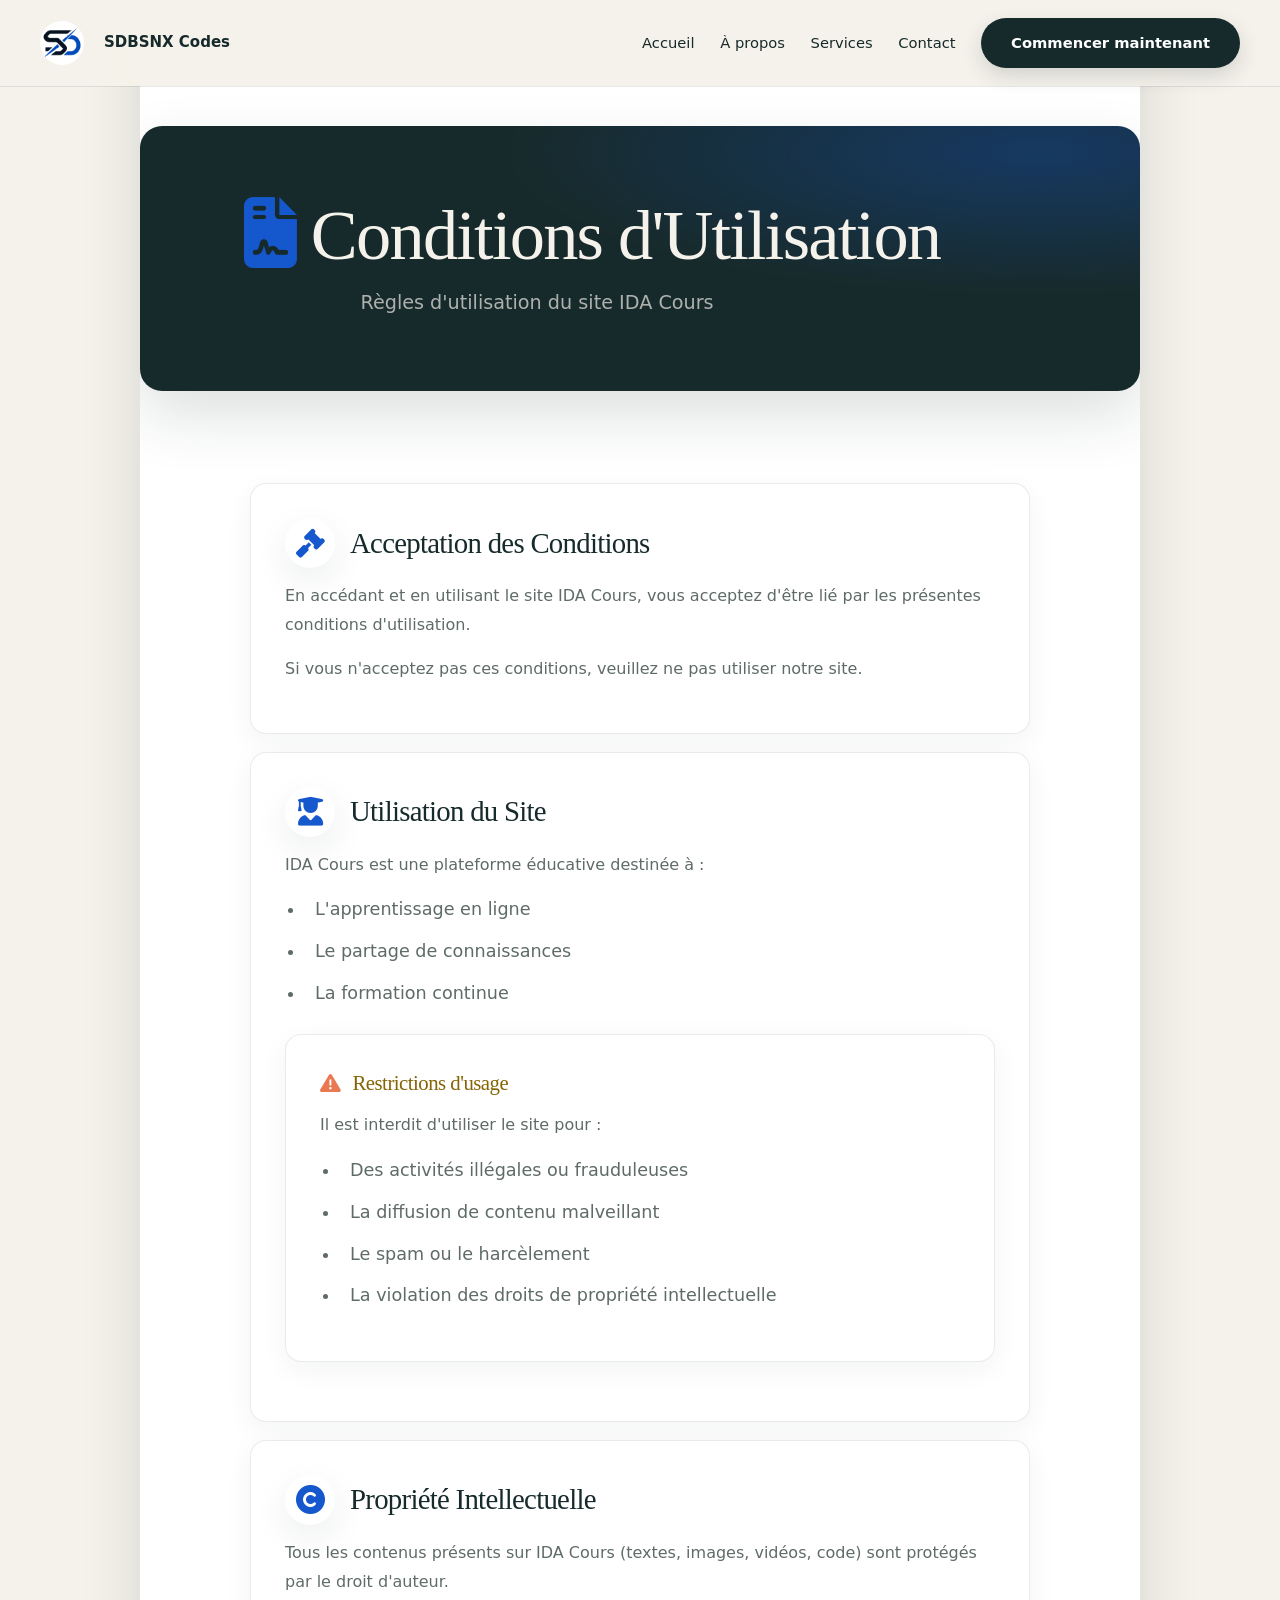
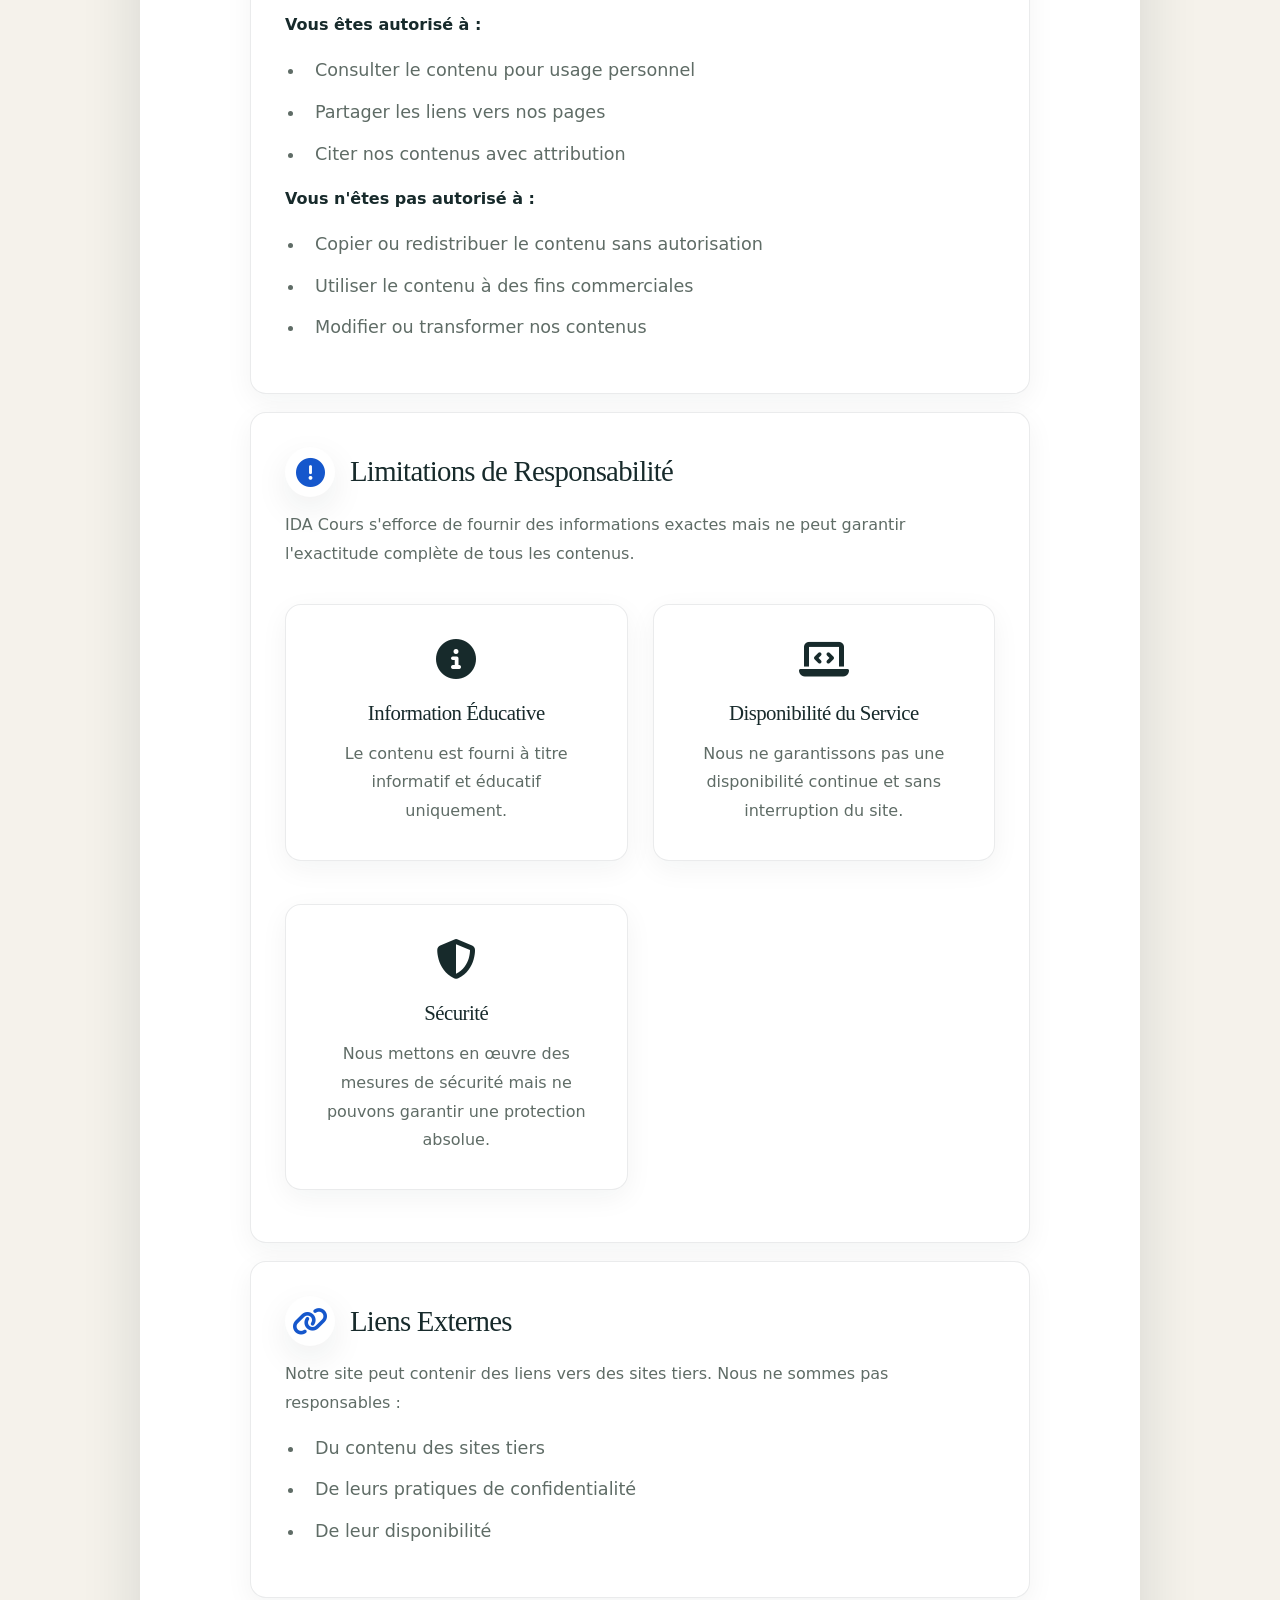
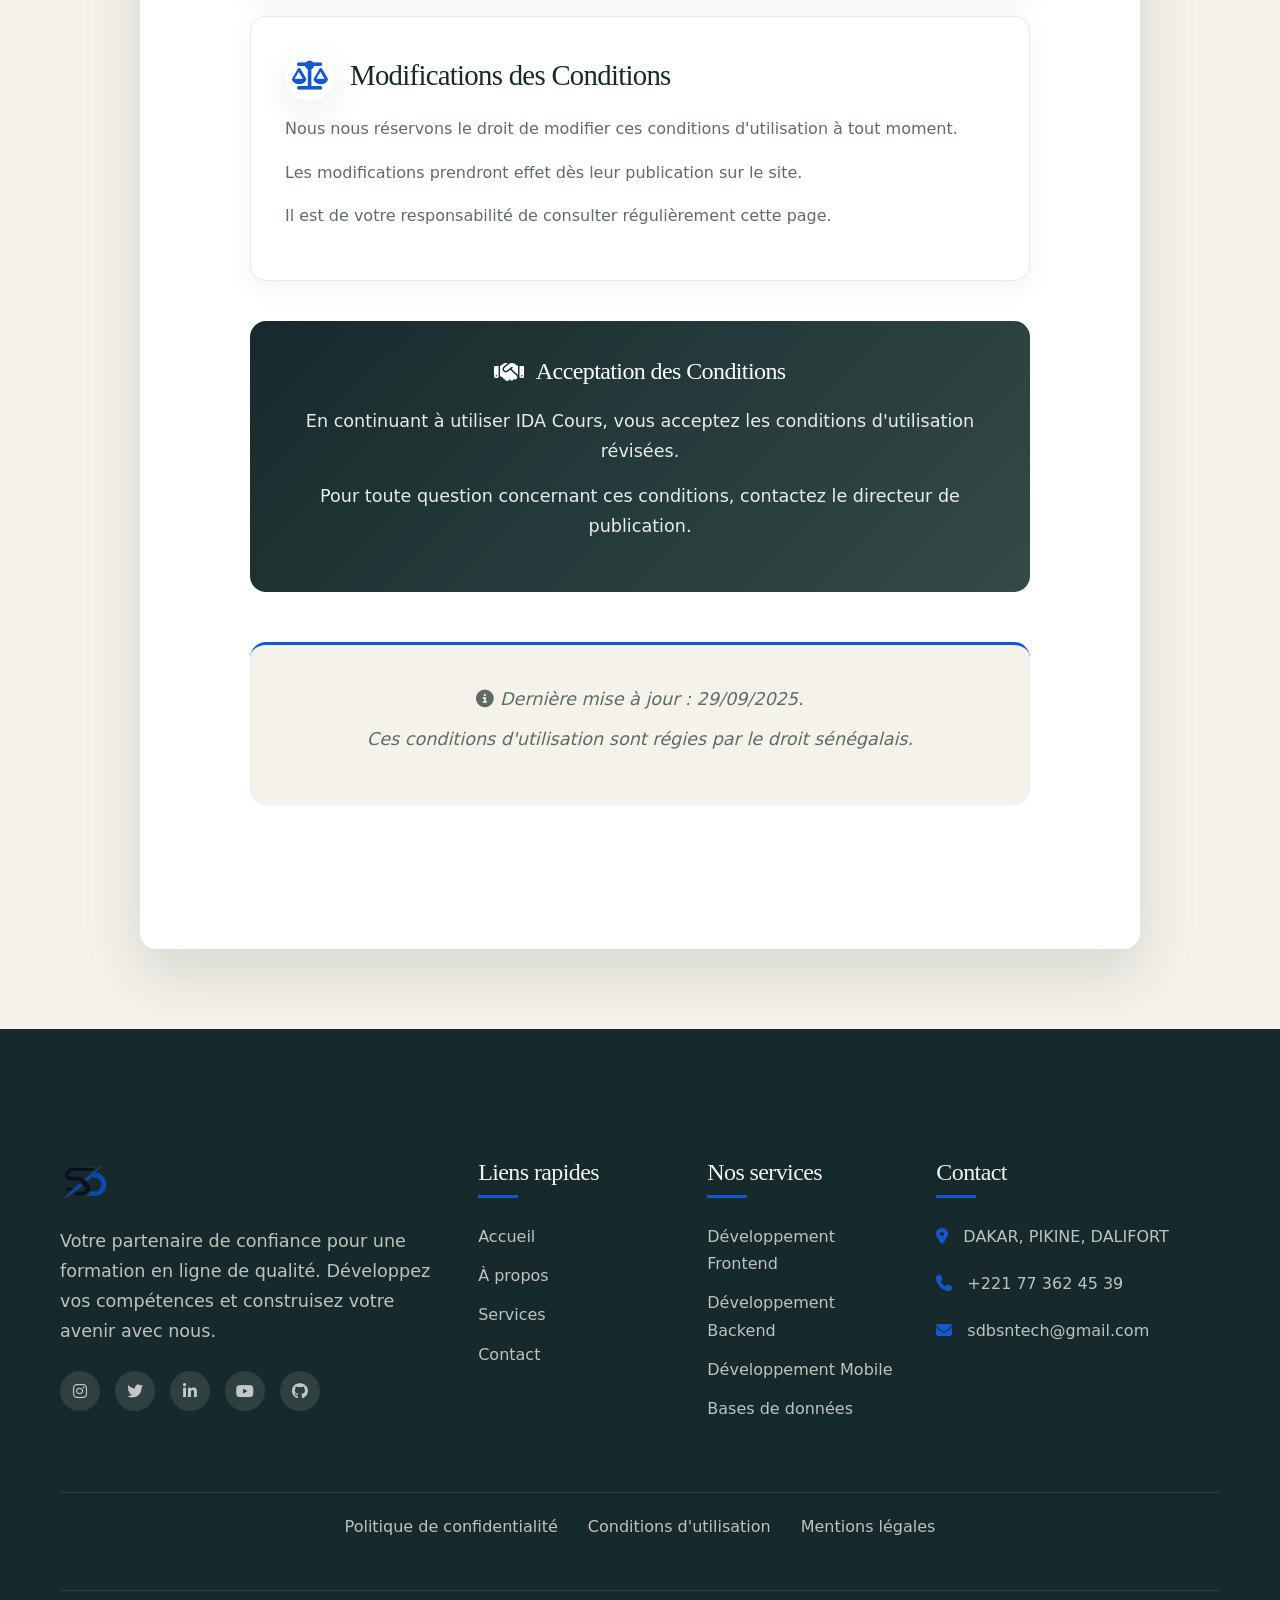
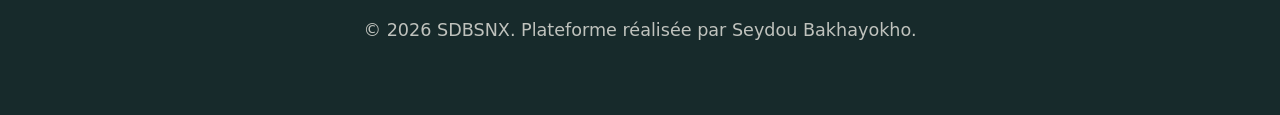
<file: condiotion.htm>
<!DOCTYPE html>
<html lang="fr">
<head>
    <meta name="google-site-verification" content="7OCwSNaLeEeHm82sAVrKzi0jWCevcYh-05eiK_bEDfg" />
    <meta charset="UTF-8">
    <meta name="viewport" content="width=device-width, initial-scale=1.0">
    <meta name="referrer" content="strict-origin-when-cross-origin">
    <meta name="theme-color" content="#f5f2eb">
    <meta http-equiv="Content-Security-Policy" content="default-src 'self'; base-uri 'self'; object-src 'none'; form-action 'self' https://formspree.io; upgrade-insecure-requests; img-src 'self' data: https:; style-src 'self' 'unsafe-inline' https://fonts.googleapis.com https://cdnjs.cloudflare.com; font-src 'self' data: https://fonts.gstatic.com https://cdnjs.cloudflare.com; script-src 'self' 'unsafe-inline'; connect-src 'self' https://formspree.io">
     <!--ajout de la balise meta de google-->
    <meta name="google-site-verification" content="cZZ4txGqafQCMCiIPdLiPmS_y7ndRMi0q3yXufSkchE" />
     <meta name="description" content="Prenez connaissance des conditions d’utilisation de SDBSNX : accès au site, propriété des contenus, responsabilités et règles d’usage des ressources web.">
     <meta name="robots" content="index, follow, max-image-preview:large, max-snippet:-1, max-video-preview:-1">
     <link rel="canonical" href="https://ida-cours.netlify.app/condiotion.htm">
     <meta property="og:type" content="website">
     <meta property="og:url" content="https://ida-cours.netlify.app/condiotion.htm">
     <meta property="og:site_name" content="SDBSNX Codes">
     <meta property="og:locale" content="fr_SN">
     <meta property="og:title" content="Conditions d’utilisation SDBSNX | Règles du site">
     <meta property="og:description" content="Prenez connaissance des conditions d’utilisation de SDBSNX : accès au site, propriété des contenus, responsabilités et règles d’usage des ressources web.">
     <meta property="og:image" content="https://ida-cours.netlify.app/assettes/sdbsnx-social.png">
     <meta property="og:image:width" content="1200">
     <meta property="og:image:height" content="630">
     <meta property="og:image:alt" content="Logo SDBSNX — Code, Tech, Impact">
     <meta name="twitter:card" content="summary_large_image">
     <meta name="twitter:title" content="Conditions d’utilisation SDBSNX | Règles du site">
     <meta name="twitter:description" content="Prenez connaissance des conditions d’utilisation de SDBSNX : accès au site, propriété des contenus, responsabilités et règles d’usage des ressources web.">
     <meta name="twitter:image" content="https://ida-cours.netlify.app/assettes/sdbsnx-social.png">
     <title>Conditions d’utilisation SDBSNX | Règles du site</title>
     <script type="application/ld+json">
     {
       "@context": "https://schema.org",
       "@type": "WebPage",
       "@id": "https://ida-cours.netlify.app/condiotion.htm#webpage",
       "url": "https://ida-cours.netlify.app/condiotion.htm",
       "name": "Conditions d’utilisation SDBSNX",
       "description": "Prenez connaissance des conditions d’utilisation de SDBSNX : accès au site, propriété des contenus, responsabilités et règles d’usage des ressources web.",
       "inLanguage": "fr-SN",
       "isPartOf": { "@id": "https://ida-cours.netlify.app/index.htm#website" },
       "publisher": { "@id": "https://ida-cours.netlify.app/index.htm#organization" }
     }
     </script>
    <link rel="stylesheet" href="https://cdnjs.cloudflare.com/ajax/libs/font-awesome/6.4.0/css/all.min.css">
    <link rel="preconnect" href="https://fonts.googleapis.com">
    <link rel="preconnect" href="https://fonts.gstatic.com" crossorigin>
    <link href="https://fonts.googleapis.com/css2?family=DM+Sans:wght@400;500;600;700&family=DM+Serif+Display&display=swap" rel="stylesheet">
    <link rel="manifest" href="manifest.webmanifest">
    <link rel="icon" type="image/png" href="assettes/sdbsn.png">
     <link rel="apple-touch-icon" href="assettes/apple-touch-icon.png">
    <link rel="stylesheet" href="pwa.css">
    <style>
        /* ===== VARIABLES ET RESET ===== */
        :root {
            --primary: #10223d;
            --primary-light: #1557cc;
            --primary-dark: #09172b;
            --secondary: #1557cc;
            --accent: #d99447;
            --text: #1A1A2E;
            --text-light: #6C757D;
            --light: #F8F9FA;
            --white: #FFFFFF;
            --gradient: linear-gradient(135deg, var(--primary) 0%, var(--primary-light) 100%);
            --gradient-secondary: linear-gradient(135deg, var(--secondary) 0%, blue 100%);
            --shadow: 0 10px 30px rgba(0, 0, 0, 0.08);
            --shadow-lg: 0 25px 50px rgba(0, 0, 0, 0.15);
            --radius: 12px;
            --transition: all 0.4s cubic-bezier(0.175, 0.885, 0.32, 1.275);
        }

        * {
            margin: 0;
            padding: 0;
            box-sizing: border-box;
        }

        html {
            scroll-behavior: smooth;
            font-size: 16px;
        }

        body {
            font-family: 'Montserrat', sans-serif;
            line-height: 1.7;
            color: var(--text);
            background-color: var(--light);
            overflow-x: hidden;
        }

        h1, h2, h3, h4, h5 {
            font-family: 'Playfair Display', serif;
            font-weight: 700;
            line-height: 1.3;
            margin-bottom: 1rem;
        }

        h1 {
            font-size: 3rem;
        }

        h2 {
            font-size: 2.2rem;
        }

        h3 {
            font-size: 1.5rem;
        }

        p {
            margin-bottom: 1.5rem;
            color: var(--text-light);
            font-size: 1.1rem;
        }

        a {
            text-decoration: none;
            color: inherit;
            transition: var(--transition);
        }

        ul {
            list-style: none;
        }

        img {
            max-width: 100%;
            height: auto;
            display: block;
        }

        .container {
            width: 100%;
            max-width: 1200px;
            margin: 0 auto;
            padding: 0 20px;
        }

        section {
            padding: 100px 0;
            position: relative;
        }

        /* ===== HEADER ===== */
        header {
            position: fixed;
            top: 0;
            left: 0;
            width: 100%;
            z-index: 1000;
            background: rgba(255, 255, 255, 0.95);
            backdrop-filter: blur(10px);
            box-shadow: 0 5px 20px rgba(0, 0, 0, 0.05);
            transition: var(--transition);
        }

        header.scrolled {
            padding: 10px 0;
            background: rgba(255, 255, 255, 0.98);
        }

        .header-container {
            display: flex;
            justify-content: space-between;
            align-items: center;
            padding: 20px 0;
            transition: var(--transition);
        }

        .logo {
            display: flex;
            align-items: center;
        }

        .logo img {
            height: 50px;
            transition: var(--transition);
        }

        header.scrolled .logo img {
            height: 40px;
        }

        .logo-text {
            font-family: 'Playfair Display', serif;
            font-weight: 700;
            font-size: 1.5rem;
            margin-left: 10px;
            color: var(--primary);
        }

        .nav-menu {
            display: flex;
            align-items: center;
        }

        .nav-list {
            display: flex;
            gap: 30px;
        }

        .nav-link {
            font-weight: 500;
            position: relative;
            padding: 5px 0;
        }

        .nav-link::after {
            content: '';
            position: absolute;
            bottom: 0;
            left: 0;
            width: 0;
            height: 2px;
            background: var(--secondary);
            transition: var(--transition);
        }

        .nav-link:hover::after,
        .nav-link.active::after {
            width: 100%;
        }

        .nav-cta {
            margin-left: 30px;
        }

        .btn {
            display: inline-block;
            padding: 12px 30px;
            border-radius: 50px;
            font-weight: 600;
            text-align: center;
            cursor: pointer;
            transition: var(--transition);
            border: none;
            font-family: 'Montserrat', sans-serif;
            font-size: 1rem;
        }

        .btn-primary {
            background: var(--gradient);
            color: var(--white);
            box-shadow: 0 5px 15px rgba(10, 36, 99, 0.3);
        }

        .btn-primary:hover {
            transform: translateY(-3px);
            box-shadow: 0 10px 25px rgba(10, 36, 99, 0.4);
        }

        .mobile-toggle {
            display: none;
            font-size: 1.5rem;
            cursor: pointer;
            color: var(--primary);
        }

        /* ===== CONDITIONS D'UTILISATION ===== */
        .terms-container {
            max-width: 1000px;
            margin: 120px auto 40px;
            background: var(--white);
            border-radius: var(--radius);
            box-shadow: var(--shadow-lg);
            overflow: hidden;
            animation: fadeInUp 0.8s ease-out;
        }

        .terms-header {
            background: var(--gradient);
            color: var(--white);
            padding: 60px 40px;
            text-align: center;
            position: relative;
            overflow: hidden;
        }

        .terms-header::before {
            content: '';
            position: absolute;
            top: 0;
            left: 0;
            width: 100%;
            height: 100%;
            background: url('https://images.unsplash.com/photo-1589829545856-d10d557cf95f?ixlib=rb-4.0.3&ixid=M3wxMjA3fDB8MHxwaG90by1wYWdlfHx8fGVufDB8fHx8fA%3D%3D&auto=format&fit=crop&w=2070&q=80') no-repeat center center/cover;
            opacity: 0.1;
        }

        .terms-header h1 {
            font-size: 3.5rem;
            margin-bottom: 15px;
            position: relative;
            z-index: 1;
        }

        .terms-header p {
            font-size: 1.2rem;
            opacity: 0.9;
            color: rgba(255, 255, 255, 0.9);
            position: relative;
            z-index: 1;
        }

        .terms-content {
            padding: 60px;
        }

        .terms-section {
            margin-bottom: 40px;
            padding: 40px;
            border-radius: var(--radius);
            background: var(--light);
            border-left: 5px solid var(--primary);
            transition: var(--transition);
            animation: fadeInUp 0.6s ease-out;
        }

        .terms-section:nth-child(2) { animation-delay: 0.1s; }
        .terms-section:nth-child(3) { animation-delay: 0.2s; }
        .terms-section:nth-child(4) { animation-delay: 0.3s; }
        .terms-section:nth-child(5) { animation-delay: 0.4s; }
        .terms-section:nth-child(6) { animation-delay: 0.5s; }

        .terms-section:hover {
            transform: translateY(-5px);
            box-shadow: var(--shadow);
        }

        .terms-section h2 {
            color: var(--text);
            margin-bottom: 25px;
            font-size: 1.8rem;
            display: flex;
            align-items: center;
            gap: 15px;
        }

        .terms-section h2 i {
            color: var(--primary);
            width: 50px;
            height: 50px;
            background: var(--white);
            border-radius: 50%;
            display: flex;
            justify-content: center;
            align-items: center;
            box-shadow: var(--shadow);
        }

        .terms-section p, .terms-section ul {
            margin-bottom: 15px;
            color: var(--text-light);
            font-size: 1.1rem;
            line-height: 1.8;
        }

        .terms-section ul {
            padding-left: 20px;
            list-style-type: disc;
        }

        .terms-section li {
            margin-bottom: 10px;
            padding-left: 10px;
        }

        .terms-section strong {
            color: var(--primary);
        }

        .warning-box {
            background: #fff3cd;
            border: 2px solid var(--secondary);
            border-radius: var(--radius);
            padding: 25px;
            margin: 25px 0;
        }

        .warning-box h3 {
            color: #856404;
            margin-bottom: 15px;
            display: flex;
            align-items: center;
            gap: 12px;
            font-size: 1.3rem;
        }

        .warning-box h3 i {
            color: var(--accent);
        }

        .rules-grid {
            display: grid;
            grid-template-columns: repeat(auto-fit, minmax(280px, 1fr));
            gap: 25px;
            margin-top: 35px;
        }

        .rule-card {
            background: var(--white);
            padding: 30px;
            border-radius: var(--radius);
            border: 2px solid #e9ecef;
            transition: var(--transition);
            text-align: center;
        }

        .rule-card:hover {
            border-color: var(--primary);
            transform: translateY(-5px);
            box-shadow: var(--shadow);
        }

        .rule-card i {
            font-size: 2.5rem;
            color: var(--primary);
            margin-bottom: 20px;
        }

        .rule-card h3 {
            color: var(--primary);
            margin-bottom: 15px;
            font-size: 1.3rem;
        }

        .rule-card p {
            color: var(--text-light);
            margin-bottom: 0;
        }

        .acceptance-box {
            background: var(--gradient);
            color: var(--white);
            padding: 35px;
            border-radius: var(--radius);
            margin-top: 40px;
            text-align: center;
        }

        .acceptance-box h3 {
            color: var(--white);
            margin-bottom: 20px;
            display: flex;
            align-items: center;
            justify-content: center;
            gap: 12px;
        }

        .acceptance-box p {
            color: rgba(255, 255, 255, 0.9);
            margin-bottom: 15px;
        }

        .footer-note {
            text-align: center;
            padding: 40px;
            background: var(--light);
            margin-top: 50px;
            border-radius: var(--radius);
            color: var(--text-light);
            font-style: italic;
            border-top: 3px solid var(--secondary);
        }

        .footer-note p {
            margin-bottom: 10px;
        }

        /* ===== FOOTER ===== */
        footer {
            background: var(--primary-dark);
            color: var(--white);
            position: relative;
            overflow: hidden;
            margin-top: 80px;
        }

        .footer-wave {
            position: absolute;
            top: -50px;
            left: 0;
            width: 100%;
            height: 50px;
            background: url('data:image/svg+xml;utf8,<svg xmlns="http://www.w3.org/2000/svg" viewBox="0 0 1200 120" preserveAspectRatio="none"><path d="M321.39,56.44c58-10.79,114.16-30.13,172-41.86,82.39-16.72,168.19-17.73,250.45-.39C823.78,31,906.67,72,985.66,92.83c70.05,18.48,146.53,26.09,214.34,3V0H0V27.35A600.21,600.21,0,0,0,321.39,56.44Z" fill="%23ffffff"></path></svg>');
            background-size: cover;
        }

        .footer-content {
            padding: 80px 0 40px;
        }

        .footer-grid {
            display: grid;
            grid-template-columns: 2fr 1fr 1fr 1.5fr;
            gap: 40px;
        }

        .footer-logo {
            margin-bottom: 20px;
        }

        .footer-logo img {
            height: 50px;
        }

        .footer-about p {
            color: rgba(255, 255, 255, 0.7);
            margin-bottom: 25px;
        }

        .footer-social {
            display: flex;
            gap: 15px;
        }

        .social-icon {
            width: 40px;
            height: 40px;
            background: rgba(255, 255, 255, 0.1);
            border-radius: 50%;
            display: flex;
            justify-content: center;
            align-items: center;
            transition: var(--transition);
        }

        .social-icon:hover {
            background: var(--secondary);
            transform: translateY(-3px);
        }

        .footer-links h3,
        .footer-contact h3 {
            color: var(--white);
            margin-bottom: 25px;
            position: relative;
            padding-bottom: 10px;
        }

        .footer-links h3::after,
        .footer-contact h3::after {
            content: '';
            position: absolute;
            bottom: 0;
            left: 0;
            width: 40px;
            height: 3px;
            background: var(--secondary);
        }

        .footer-links ul {
            display: flex;
            flex-direction: column;
            gap: 12px;
        }

        .footer-links a {
            color: rgba(255, 255, 255, 0.7);
            transition: var(--transition);
        }

        .footer-links a:hover {
            color: var(--secondary);
            padding-left: 5px;
        }

        .contact-item {
            display: flex;
            align-items: flex-start;
            margin-bottom: 20px;
        }

        .contact-item i {
            color: var(--secondary);
            margin-right: 15px;
            margin-top: 5px;
        }

        .contact-item span {
            color: rgba(255, 255, 255, 0.7);
        }

        .legal-links {
            display: flex;
            justify-content: center;
            gap: 30px;
            margin: 30px 0;
            padding: 20px;
            border-top: 1px solid rgba(255, 255, 255, 0.1);
        }

        .legal-links a {
            color: rgba(255, 255, 255, 0.7);
            transition: var(--transition);
            font-weight: 500;
        }

        .legal-links a:hover {
            color: var(--secondary);
        }

        .footer-bottom {
            text-align: center;
            padding: 25px 0;
            border-top: 1px solid rgba(255, 255, 255, 0.1);
            color: rgba(255, 255, 255, 0.5);
            font-size: 0.9rem;
        }

        /* ===== BACK TO TOP ===== */
        .back-to-top {
            position: fixed;
            bottom: 30px;
            right: 30px;
            width: 50px;
            height: 50px;
            background: var(--gradient);
            color: var(--white);
            border-radius: 50%;
            display: flex;
            justify-content: center;
            align-items: center;
            box-shadow: var(--shadow);
            cursor: pointer;
            opacity: 0;
            visibility: hidden;
            transition: var(--transition);
            z-index: 99;
        }

        .back-to-top.visible {
            opacity: 1;
            visibility: visible;
        }

        .back-to-top:hover {
            transform: translateY(-5px);
        }

        /* ===== ANIMATIONS ===== */
        @keyframes fadeInUp {
            from {
                opacity: 0;
                transform: translateY(30px);
            }
            to {
                opacity: 1;
                transform: translateY(0);
            }
        }

        /* ===== RESPONSIVE STYLES ===== */
        @media (max-width: 1200px) {
            h1 {
                font-size: 2.5rem;
            }
            
            h2 {
                font-size: 2rem;
            }
        }

        @media (max-width: 992px) {
            .footer-grid {
                grid-template-columns: 1fr 1fr;
            }
            
            .mobile-toggle {
                display: block;
            }
            
            .nav-menu {
                position: fixed;
                top: 80px;
                left: -100%;
                width: 80%;
                height: calc(100vh - 80px);
                background: var(--white);
                flex-direction: column;
                align-items: flex-start;
                padding: 40px;
                box-shadow: var(--shadow-lg);
                transition: var(--transition);
            }
            
            .nav-menu.active {
                left: 0;
            }
            
            .nav-list {
                flex-direction: column;
                width: 100%;
                margin-bottom: 30px;
            }
            
            .nav-cta {
                margin-left: 0;
                width: 100%;
            }
            
            .nav-cta .btn {
                width: 100%;
            }
        }

        @media (max-width: 768px) {
            .terms-content {
                padding: 40px 25px;
            }
            
            .terms-header {
                padding: 40px 25px;
            }
            
            .terms-header h1 {
                font-size: 2.5rem;
            }
            
            .terms-section {
                padding: 30px;
            }
            
            .rules-grid {
                grid-template-columns: 1fr;
            }
            
            .footer-grid {
                grid-template-columns: 1fr;
            }
            
            .legal-links {
                flex-direction: column;
                gap: 15px;
                text-align: center;
            }
        }

        @media (max-width: 576px) {
            h1 {
                font-size: 2rem;
            }
            
            h2 {
                font-size: 1.8rem;
            }
            
            .terms-header h1 {
                font-size: 2rem;
            }
            
            .container {
                padding: 0 15px;
            }
            
            .terms-section {
                padding: 25px 20px;
            }
        }
    </style>
    <link rel="stylesheet" href="legal-pages.css">
</head>
<body>
    <!-- Header -->
    <header id="header">
        <div class="container header-container">
            <div class="logo">
                <img src="assettes/sdbsn.png" alt="Logo SDBSNX">
                <span class="logo-text">SDBSNX Codes</span>
            </div>
            
            <button class="mobile-toggle" id="mobileToggle" type="button" aria-expanded="false" aria-controls="navMenu" aria-label="Ouvrir le menu">
                <i class="fas fa-bars"></i>
            </button>
            
            <nav class="nav-menu" id="navMenu">
                <ul class="nav-list">
                    <li><a href="index.htm" class="nav-link">Accueil</a></li>
                    <li><a href="index.htm#about" class="nav-link">À propos</a></li>
                    <li><a href="index.htm#services" class="nav-link">Services</a></li>
                    <li><a href="index.htm#contact" class="nav-link">Contact</a></li>
                </ul>
                <div class="nav-cta">
                    <a href="https://sdbsn-codes.netlify.app/" class="btn btn-primary">Commencer maintenant</a>
                </div>
            </nav>
        </div>
    </header>

    <!-- Conditions d'Utilisation -->
    <div class="terms-container">
        <div class="terms-header">
            <h1><i class="fas fa-file-contract"></i> Conditions d'Utilisation</h1>
            <p>Règles d'utilisation du site IDA Cours</p>
        </div>

        <div class="terms-content">
            <div class="terms-section">
                <h2><i class="fas fa-gavel"></i> Acceptation des Conditions</h2>
                <p>En accédant et en utilisant le site IDA Cours, vous acceptez d'être lié par les présentes conditions d'utilisation.</p>
                <p>Si vous n'acceptez pas ces conditions, veuillez ne pas utiliser notre site.</p>
            </div>

            <div class="terms-section">
                <h2><i class="fas fa-user-graduate"></i> Utilisation du Site</h2>
                <p>IDA Cours est une plateforme éducative destinée à :</p>
                <ul>
                    <li>L'apprentissage en ligne</li>
                    <li>Le partage de connaissances</li>
                    <li>La formation continue</li>
                </ul>
                
                <div class="warning-box">
                    <h3><i class="fas fa-exclamation-triangle"></i> Restrictions d'usage</h3>
                    <p>Il est interdit d'utiliser le site pour :</p>
                    <ul>
                        <li>Des activités illégales ou frauduleuses</li>
                        <li>La diffusion de contenu malveillant</li>
                        <li>Le spam ou le harcèlement</li>
                        <li>La violation des droits de propriété intellectuelle</li>
                    </ul>
                </div>
            </div>

            <div class="terms-section">
                <h2><i class="fas fa-copyright"></i> Propriété Intellectuelle</h2>
                <p>Tous les contenus présents sur IDA Cours (textes, images, vidéos, code) sont protégés par le droit d'auteur.</p>
                <p><strong>Vous êtes autorisé à :</strong></p>
                <ul>
                    <li>Consulter le contenu pour usage personnel</li>
                    <li>Partager les liens vers nos pages</li>
                    <li>Citer nos contenus avec attribution</li>
                </ul>
                <p><strong>Vous n'êtes pas autorisé à :</strong></p>
                <ul>
                    <li>Copier ou redistribuer le contenu sans autorisation</li>
                    <li>Utiliser le contenu à des fins commerciales</li>
                    <li>Modifier ou transformer nos contenus</li>
                </ul>
            </div>

            <div class="terms-section">
                <h2><i class="fas fa-exclamation-circle"></i> Limitations de Responsabilité</h2>
                <p>IDA Cours s'efforce de fournir des informations exactes mais ne peut garantir l'exactitude complète de tous les contenus.</p>
                
                <div class="rules-grid">
                    <div class="rule-card">
                        <i class="fas fa-info-circle"></i>
                        <h3>Information Éducative</h3>
                        <p>Le contenu est fourni à titre informatif et éducatif uniquement.</p>
                    </div>
                    <div class="rule-card">
                        <i class="fas fa-laptop-code"></i>
                        <h3>Disponibilité du Service</h3>
                        <p>Nous ne garantissons pas une disponibilité continue et sans interruption du site.</p>
                    </div>
                    <div class="rule-card">
                        <i class="fas fa-shield-alt"></i>
                        <h3>Sécurité</h3>
                        <p>Nous mettons en œuvre des mesures de sécurité mais ne pouvons garantir une protection absolue.</p>
                    </div>
                </div>
            </div>

            <div class="terms-section">
                <h2><i class="fas fa-link"></i> Liens Externes</h2>
                <p>Notre site peut contenir des liens vers des sites tiers. Nous ne sommes pas responsables :</p>
                <ul>
                    <li>Du contenu des sites tiers</li>
                    <li>De leurs pratiques de confidentialité</li>
                    <li>De leur disponibilité</li>
                </ul>
            </div>

            <div class="terms-section">
                <h2><i class="fas fa-balance-scale"></i> Modifications des Conditions</h2>
                <p>Nous nous réservons le droit de modifier ces conditions d'utilisation à tout moment.</p>
                <p>Les modifications prendront effet dès leur publication sur le site.</p>
                <p>Il est de votre responsabilité de consulter régulièrement cette page.</p>
            </div>

            <div class="acceptance-box">
                <h3><i class="fas fa-handshake"></i> Acceptation des Conditions</h3>
                <p>En continuant à utiliser IDA Cours, vous acceptez les conditions d'utilisation révisées.</p>
                <p>Pour toute question concernant ces conditions, contactez le directeur de publication.</p>
            </div>

            <div class="footer-note">
                <p><i class="fas fa-info-circle"></i> Dernière mise à jour : 29/09/2025.</p>
                <p>Ces conditions d'utilisation sont régies par le droit sénégalais.</p>
            </div>
        </div>
    </div>

    <!-- Footer -->
     <footer class="modern-footer">
        <div class="footer-wave"></div>
        <div class="container">
            <div class="footer-content">
                <div class="footer-grid">
                    <div class="footer-about">
                        <div class="footer-logo">
                            <img src="assettes/sdbsn.png" alt="Logo SDBSNX">
                        </div>
                        <p>Votre partenaire de confiance pour une formation en ligne de qualité. Développez vos compétences et construisez votre avenir avec nous.</p>
                        <div class="footer-social">
                            <a href="https://www.instagram.com/princeseydoubhk" class="social-icon" target="_blank" aria-label="Instagram">
                                <i class="fab fa-instagram"></i>
                            </a>
                            <a href="https://twitter.com/Sdbsntech" class="social-icon" target="_blank" aria-label="Twitter">
                                <i class="fab fa-twitter"></i>
                            </a>
                            <a href="https://www.linkedin.com/in/seydou-bakhayokho-864070343" class="social-icon" target="_blank" aria-label="LinkedIn">
                                <i class="fab fa-linkedin-in"></i>
                            </a>
                            <a href="https://www.youtube.com/channel/UCCZJBOaAPdAoTiD-iJ2ftkg" class="social-icon" target="_blank" aria-label="YouTube">
                                <i class="fab fa-youtube"></i>
                            </a>
                            <a href="https://github.com/Sdbsntech" class="social-icon" target="_blank" aria-label="GitHub">
                                <i class="fab fa-github"></i>
                            </a>
                        </div>
                    </div>
                    
                    <div class="footer-links">
                        <h3>Liens rapides</h3>
                        <ul>
                            <li><a href="index.htm">Accueil</a></li>
                            <li><a href="index.htm#about">À propos</a></li>
                            <li><a href="index.htm#services">Services</a></li>
                            <li><a href="index.htm#contact">Contact</a></li>
                        </ul>
                    </div>
                    
                    <div class="footer-links">
                        <h3>Nos services</h3>
                        <ul>
                            <li><a href="index.htm#services">Développement Frontend</a></li>
                            <li><a href="index.htm#services">Développement Backend</a></li>
                            <li><a href="index.htm#services">Développement Mobile</a></li>
                            <li><a href="index.htm#services">Bases de données</a></li>
                        </ul>
                    </div>
                    
                    <div class="footer-contact">
                        <h3>Contact</h3>
                        <div class="contact-item">
                            <i class="fas fa-map-marker-alt"></i>
                            <span>DAKAR, PIKINE, DALIFORT</span>
                        </div>
                        <div class="contact-item">
                            <i class="fas fa-phone"></i>
                            <span>+221 77 362 45 39</span>
                        </div>
                        <div class="contact-item">
                            <i class="fas fa-envelope"></i>
                            <span>sdbsntech@gmail.com</span>
                        </div>
                    </div>
                </div>
            </div>
            
            <div class="legal-links">
                <a href="plitiquedeconfi.html">Politique de confidentialité</a>
                <a href="condiotion.htm">Conditions d'utilisation</a>
                <a href="mention_legale.html">Mentions légales</a>
            </div>
            
            <div class="footer-bottom">
            <p>&copy; 2026 SDBSNX. Plateforme réalisée par Seydou Bakhayokho.</p>
            </div>
        </div>
    </footer>
    <!-- Back to Top -->
    <div class="back-to-top" id="backToTop">
        <i class="fas fa-chevron-up"></i>
    </div>

    <script>
        // Header scroll effect
        window.addEventListener('scroll', function() {
            const header = document.getElementById('header');
            if (window.scrollY > 100) {
                header.classList.add('scrolled');
            } else {
                header.classList.remove('scrolled');
            }
            
            // Back to top button
            const backToTop = document.getElementById('backToTop');
            if (window.scrollY > 500) {
                backToTop.classList.add('visible');
            } else {
                backToTop.classList.remove('visible');
            }
        });

        // Mobile menu toggle
        const mobileToggle = document.getElementById('mobileToggle');
        const navMenu = document.getElementById('navMenu');
        
        mobileToggle.addEventListener('click', function() {
            navMenu.classList.toggle('active');
            mobileToggle.innerHTML = navMenu.classList.contains('active') ? 
                '<i class="fas fa-times"></i>' : '<i class="fas fa-bars"></i>';
        });

        // Close mobile menu when clicking on a link
        const navLinks = document.querySelectorAll('.nav-link');
        navLinks.forEach(link => {
            link.addEventListener('click', function() {
                navMenu.classList.remove('active');
                mobileToggle.innerHTML = '<i class="fas fa-bars"></i>';
            });
        });

        // Back to top
        const backToTop = document.getElementById('backToTop');
        backToTop.addEventListener('click', function() {
            window.scrollTo({
                top: 0,
                behavior: 'smooth'
            });
        });

    </script>
    <script src="pwa.js" defer></script>
</body>
</html>
</file>
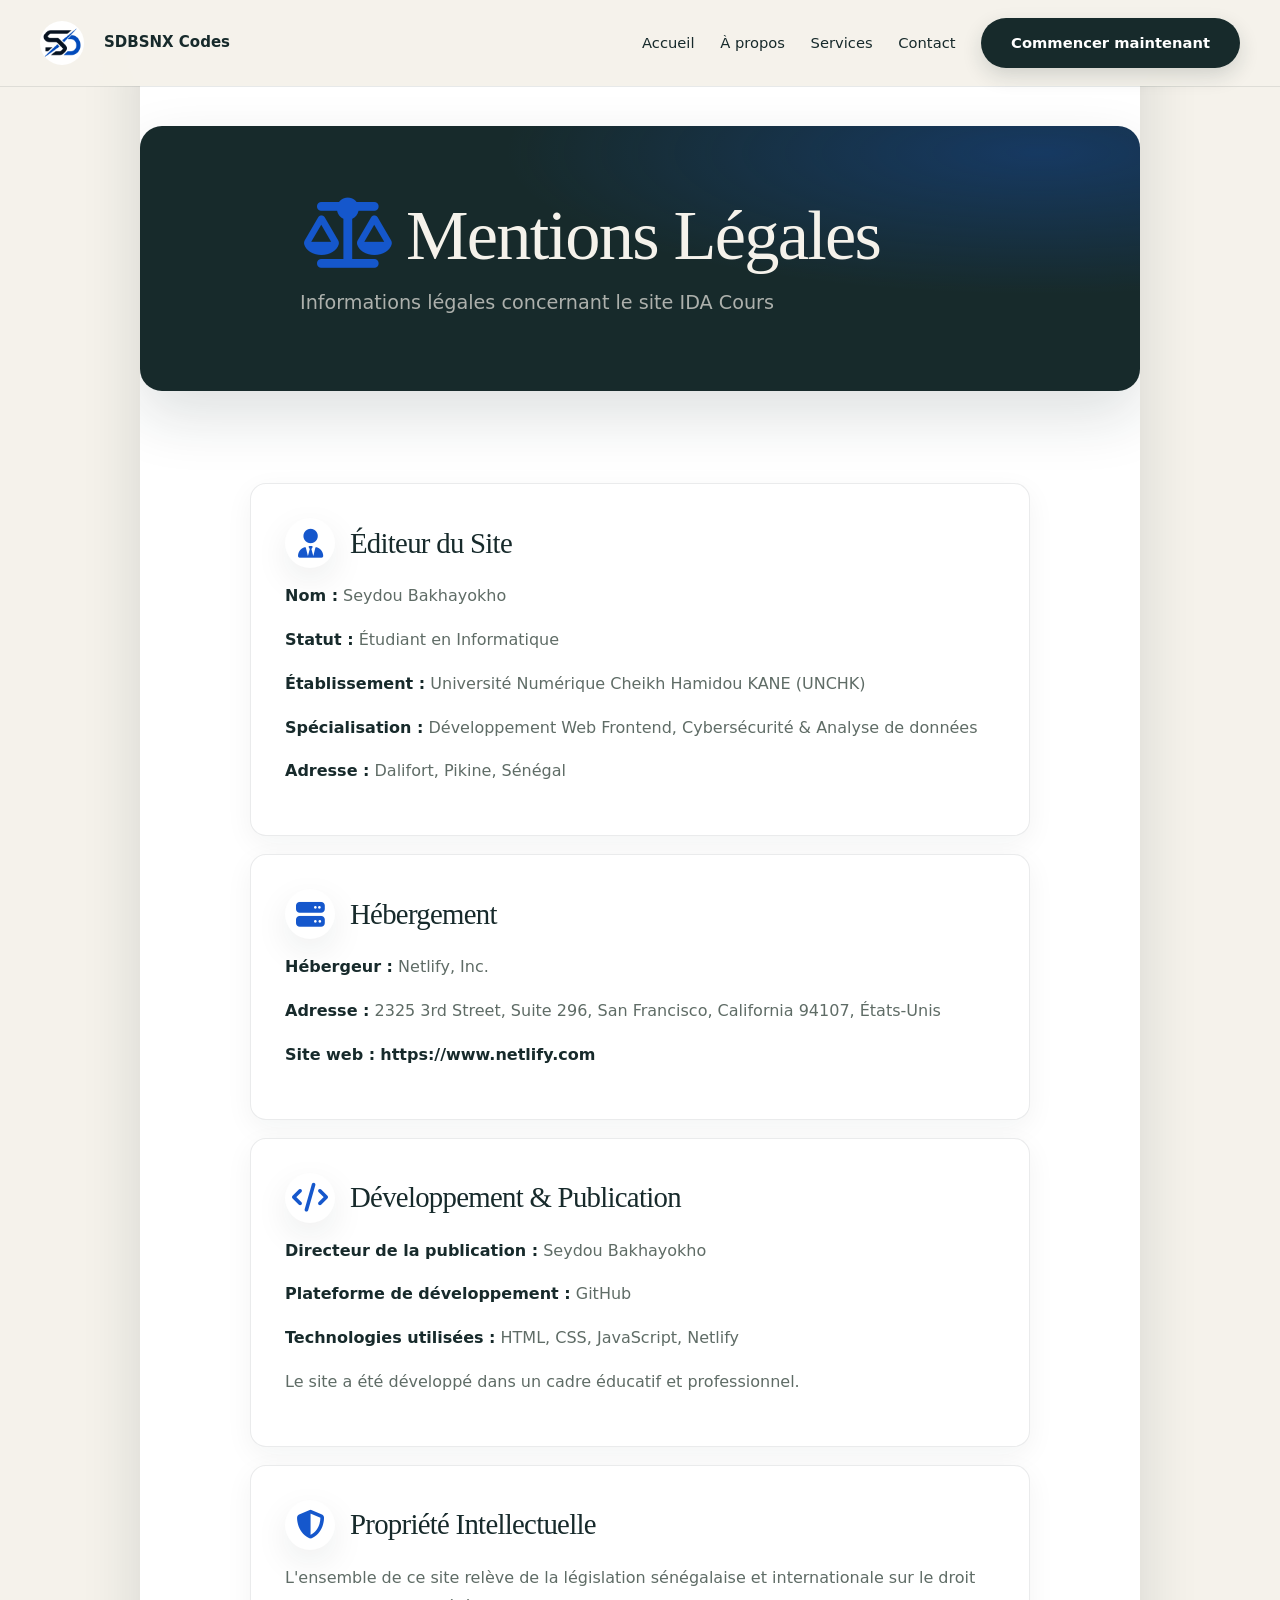
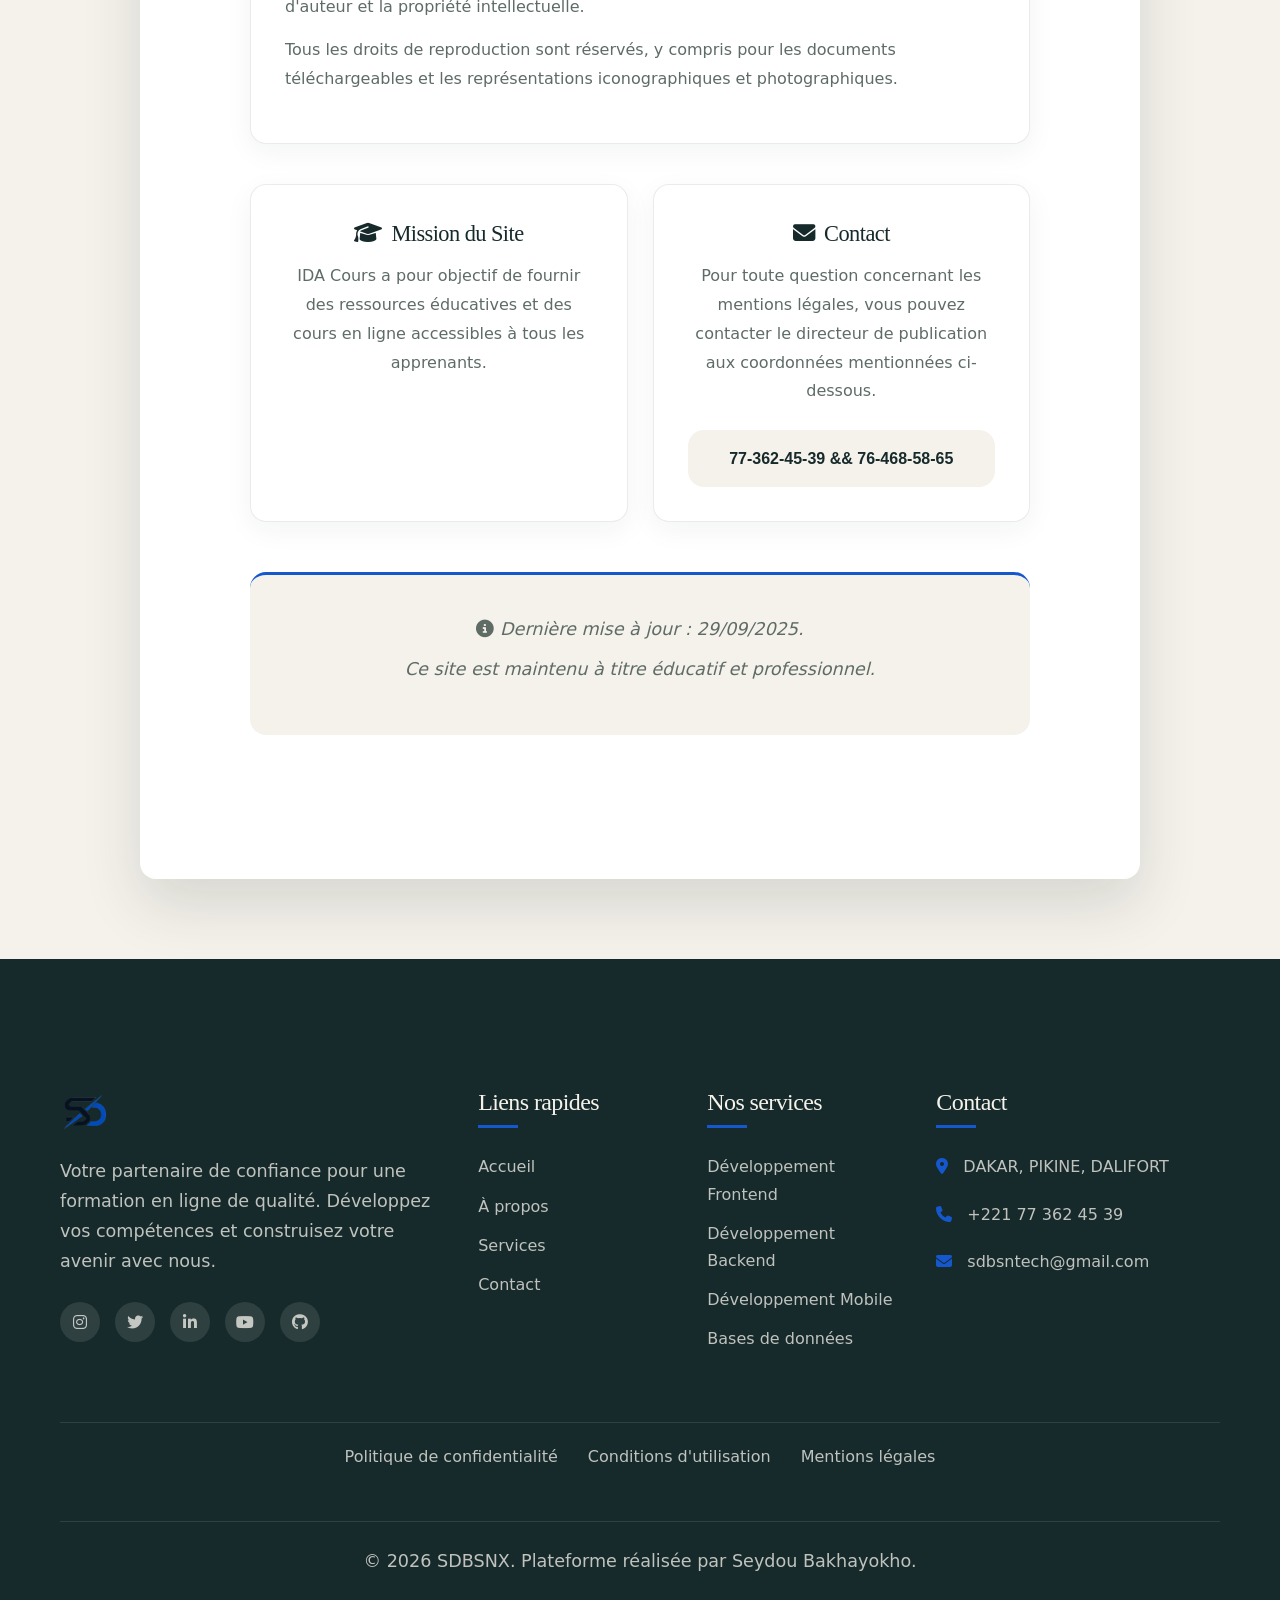
<file: mention_legale.html>
<!DOCTYPE html>
<html lang="fr">
<head>
    <meta name="google-site-verification" content="7OCwSNaLeEeHm82sAVrKzi0jWCevcYh-05eiK_bEDfg" />
    <meta charset="UTF-8">
    <meta name="viewport" content="width=device-width, initial-scale=1.0">
    <meta name="referrer" content="strict-origin-when-cross-origin">
    <meta name="theme-color" content="#f5f2eb">
    <meta http-equiv="Content-Security-Policy" content="default-src 'self'; base-uri 'self'; object-src 'none'; form-action 'self' https://formspree.io; upgrade-insecure-requests; img-src 'self' data: https:; style-src 'self' 'unsafe-inline' https://fonts.googleapis.com https://cdnjs.cloudflare.com; font-src 'self' data: https://fonts.gstatic.com https://cdnjs.cloudflare.com; script-src 'self' 'unsafe-inline'; connect-src 'self' https://formspree.io">
     <!--ajout de la balise meta de google-->
    <meta name="google-site-verification" content="cZZ4txGqafQCMCiIPdLiPmS_y7ndRMi0q3yXufSkchE" />
     <meta name="description" content="Consultez les mentions légales de SDBSNX : identité de l’éditeur, publication, hébergement et informations sur la plateforme de ressources web pour tous.">
     <meta name="robots" content="index, follow, max-image-preview:large, max-snippet:-1, max-video-preview:-1">
     <link rel="canonical" href="https://ida-cours.netlify.app/mention_legale.html">
     <meta property="og:type" content="website">
     <meta property="og:url" content="https://ida-cours.netlify.app/mention_legale.html">
     <meta property="og:site_name" content="SDBSNX Codes">
     <meta property="og:locale" content="fr_SN">
     <meta property="og:title" content="Mentions légales SDBSNX | Éditeur et hébergement">
     <meta property="og:description" content="Consultez les mentions légales de SDBSNX : identité de l’éditeur, publication, hébergement et informations sur la plateforme de ressources web pour tous.">
     <meta property="og:image" content="https://ida-cours.netlify.app/assettes/sdbsnx-social.png">
     <meta property="og:image:width" content="1200">
     <meta property="og:image:height" content="630">
     <meta property="og:image:alt" content="Logo SDBSNX — Code, Tech, Impact">
     <meta name="twitter:card" content="summary_large_image">
     <meta name="twitter:title" content="Mentions légales SDBSNX | Éditeur et hébergement">
     <meta name="twitter:description" content="Consultez les mentions légales de SDBSNX : identité de l’éditeur, publication, hébergement et informations sur la plateforme de ressources web pour tous.">
     <meta name="twitter:image" content="https://ida-cours.netlify.app/assettes/sdbsnx-social.png">
     <title>Mentions légales SDBSNX | Éditeur et hébergement</title>
     <script type="application/ld+json">
     {
       "@context": "https://schema.org",
       "@type": "WebPage",
       "@id": "https://ida-cours.netlify.app/mention_legale.html#webpage",
       "url": "https://ida-cours.netlify.app/mention_legale.html",
       "name": "Mentions légales SDBSNX",
       "description": "Consultez les mentions légales de SDBSNX : identité de l’éditeur, publication, hébergement et informations sur la plateforme de ressources web pour tous.",
       "inLanguage": "fr-SN",
       "isPartOf": { "@id": "https://ida-cours.netlify.app/index.htm#website" },
       "publisher": { "@id": "https://ida-cours.netlify.app/index.htm#organization" }
     }
     </script>
    <link rel="stylesheet" href="https://cdnjs.cloudflare.com/ajax/libs/font-awesome/6.4.0/css/all.min.css">
    <link rel="preconnect" href="https://fonts.googleapis.com">
    <link rel="preconnect" href="https://fonts.gstatic.com" crossorigin>
    <link href="https://fonts.googleapis.com/css2?family=DM+Sans:wght@400;500;600;700&family=DM+Serif+Display&display=swap" rel="stylesheet">
    <link rel="manifest" href="manifest.webmanifest">
    <link rel="icon" type="image/png" href="assettes/sdbsn.png">
     <link rel="apple-touch-icon" href="assettes/apple-touch-icon.png">
    <link rel="stylesheet" href="pwa.css">
    <style>
        /* ===== VARIABLES ET RESET ===== */
        :root {
            --primary: #10223d;
            --primary-light: #1557cc;
            --primary-dark: #09172b;
            --secondary: #1557cc;
            --accent: #d99447;
            --text: #1A1A2E;
            --text-light: #6C757D;
            --light: #F8F9FA;
            --white: #FFFFFF;
            --gradient: linear-gradient(135deg, var(--primary) 0%, var(--primary-light) 100%);
            --gradient-secondary: linear-gradient(135deg, var(--secondary) 0%, blue 100%);
            --shadow: 0 10px 30px rgba(0, 0, 0, 0.08);
            --shadow-lg: 0 25px 50px rgba(0, 0, 0, 0.15);
            --radius: 12px;
            --transition: all 0.4s cubic-bezier(0.175, 0.885, 0.32, 1.275);
        }

        * {
            margin: 0;
            padding: 0;
            box-sizing: border-box;
        }

        html {
            scroll-behavior: smooth;
            font-size: 16px;
        }

        body {
            font-family: 'Montserrat', sans-serif;
            line-height: 1.7;
            color: var(--text);
            background-color: var(--light);
            overflow-x: hidden;
        }

        h1, h2, h3, h4, h5 {
            font-family: 'Playfair Display', serif;
            font-weight: 700;
            line-height: 1.3;
            margin-bottom: 1rem;
        }

        h1 {
            font-size: 3rem;
        }

        h2 {
            font-size: 2.2rem;
        }

        h3 {
            font-size: 1.5rem;
        }

        p {
            margin-bottom: 1.5rem;
            color: var(--text-light);
            font-size: 1.1rem;
        }

        a {
            text-decoration: none;
            color: inherit;
            transition: var(--transition);
        }

        ul {
            list-style: none;
        }

        img {
            max-width: 100%;
            height: auto;
            display: block;
        }

        .container {
            width: 100%;
            max-width: 1200px;
            margin: 0 auto;
            padding: 0 20px;
        }

        section {
            padding: 100px 0;
            position: relative;
        }

        /* ===== HEADER ===== */
        header {
            position: fixed;
            top: 0;
            left: 0;
            width: 100%;
            z-index: 1000;
            background: rgba(255, 255, 255, 0.95);
            backdrop-filter: blur(10px);
            box-shadow: 0 5px 20px rgba(0, 0, 0, 0.05);
            transition: var(--transition);
        }

        header.scrolled {
            padding: 10px 0;
            background: rgba(255, 255, 255, 0.98);
        }

        .header-container {
            display: flex;
            justify-content: space-between;
            align-items: center;
            padding: 20px 0;
            transition: var(--transition);
        }

        .logo {
            display: flex;
            align-items: center;
        }

        .logo img {
            height: 50px;
            transition: var(--transition);
        }

        header.scrolled .logo img {
            height: 40px;
        }

        .logo-text {
            font-family: 'Playfair Display', serif;
            font-weight: 700;
            font-size: 1.5rem;
            margin-left: 10px;
            color: var(--primary);
        }

        .nav-menu {
            display: flex;
            align-items: center;
        }

        .nav-list {
            display: flex;
            gap: 30px;
        }

        .nav-link {
            font-weight: 500;
            position: relative;
            padding: 5px 0;
        }

        .nav-link::after {
            content: '';
            position: absolute;
            bottom: 0;
            left: 0;
            width: 0;
            height: 2px;
            background: var(--secondary);
            transition: var(--transition);
        }

        .nav-link:hover::after,
        .nav-link.active::after {
            width: 100%;
        }

        .nav-cta {
            margin-left: 30px;
        }

        .btn {
            display: inline-block;
            padding: 12px 30px;
            border-radius: 50px;
            font-weight: 600;
            text-align: center;
            cursor: pointer;
            transition: var(--transition);
            border: none;
            font-family: 'Montserrat', sans-serif;
            font-size: 1rem;
        }

        .btn-primary {
            background: var(--gradient);
            color: var(--white);
            box-shadow: 0 5px 15px rgba(10, 36, 99, 0.3);
        }

        .btn-primary:hover {
            transform: translateY(-3px);
            box-shadow: 0 10px 25px rgba(10, 36, 99, 0.4);
        }

        .mobile-toggle {
            display: none;
            font-size: 1.5rem;
            cursor: pointer;
            color: var(--primary);
        }

        /* ===== MENTIONS LÉGALES ===== */
        .legal-container {
            max-width: 1000px;
            margin: 120px auto 40px;
            background: var(--white);
            border-radius: var(--radius);
            box-shadow: var(--shadow-lg);
            overflow: hidden;
            animation: fadeInUp 0.8s ease-out;
        }

        .legal-header {
            background: var(--gradient);
            color: var(--white);
            padding: 60px 40px;
            text-align: center;
            position: relative;
            overflow: hidden;
        }

        .legal-header::before {
            content: '';
            position: absolute;
            top: 0;
            left: 0;
            width: 100%;
            height: 100%;
            background: url('https://images.unsplash.com/photo-1589829545856-d10d557cf95f?ixlib=rb-4.0.3&ixid=M3wxMjA3fDB8MHxwaG90by1wYWdlfHx8fGVufDB8fHx8fA%3D%3D&auto=format&fit=crop&w=2070&q=80') no-repeat center center/cover;
            opacity: 0.1;
        }

        .legal-header h1 {
            font-size: 3.5rem;
            margin-bottom: 15px;
            position: relative;
            z-index: 1;
        }

        .legal-header p {
            font-size: 1.2rem;
            opacity: 0.9;
            color: rgba(255, 255, 255, 0.9);
            position: relative;
            z-index: 1;
        }

        .legal-content {
            padding: 60px;
        }

        .legal-section {
            margin-bottom: 40px;
            padding: 40px;
            border-radius: var(--radius);
            background: var(--light);
            border-left: 5px solid var(--primary);
            transition: var(--transition);
            animation: fadeInUp 0.6s ease-out;
        }

        .legal-section:nth-child(2) { animation-delay: 0.1s; }
        .legal-section:nth-child(3) { animation-delay: 0.2s; }
        .legal-section:nth-child(4) { animation-delay: 0.3s; }
        .legal-section:nth-child(5) { animation-delay: 0.4s; }

        .legal-section:hover {
            transform: translateY(-5px);
            box-shadow: var(--shadow);
        }

        .legal-section h2 {
            color: var(--text);
            margin-bottom: 25px;
            font-size: 1.8rem;
            display: flex;
            align-items: center;
            gap: 15px;
        }

        .legal-section h2 i {
            color: var(--primary);
            width: 50px;
            height: 50px;
            background: var(--white);
            border-radius: 50%;
            display: flex;
            justify-content: center;
            align-items: center;
            box-shadow: var(--shadow);
        }

        .legal-section p {
            margin-bottom: 15px;
            color: var(--text-light);
            font-size: 1.1rem;
            line-height: 1.8;
        }

        .legal-section strong {
            color: var(--primary);
        }

        .info-grid {
            display: grid;
            grid-template-columns: repeat(auto-fit, minmax(300px, 1fr));
            gap: 25px;
            margin-top: 40px;
        }

        .info-card {
            background: var(--white);
            padding: 30px;
            border-radius: var(--radius);
            border: 2px solid #e9ecef;
            transition: var(--transition);
            text-align: center;
        }

        .info-card:hover {
            border-color: var(--primary);
            transform: translateY(-5px);
            box-shadow: var(--shadow);
        }

        .info-card h3 {
            color: var(--primary);
            margin-bottom: 20px;
            font-size: 1.4rem;
            display: flex;
            align-items: center;
            justify-content: center;
            gap: 10px;
        }

        .info-card pre {
            background: var(--light);
            padding: 15px;
            border-radius: var(--radius);
            font-family: 'Montserrat', sans-serif;
            margin-top: 15px;
            color: var(--text);
            font-weight: 600;
        }

        .footer-note {
            text-align: center;
            padding: 40px;
            background: var(--light);
            margin-top: 50px;
            border-radius: var(--radius);
            color: var(--text-light);
            font-style: italic;
            border-top: 3px solid var(--secondary);
        }

        .footer-note p {
            margin-bottom: 10px;
        }

        /* ===== FOOTER ===== */
        footer {
            background: var(--primary-dark);
            color: var(--white);
            position: relative;
            overflow: hidden;
            margin-top: 80px;
        }

        .footer-wave {
            position: absolute;
            top: -50px;
            left: 0;
            width: 100%;
            height: 50px;
            background: url('data:image/svg+xml;utf8,<svg xmlns="http://www.w3.org/2000/svg" viewBox="0 0 1200 120" preserveAspectRatio="none"><path d="M321.39,56.44c58-10.79,114.16-30.13,172-41.86,82.39-16.72,168.19-17.73,250.45-.39C823.78,31,906.67,72,985.66,92.83c70.05,18.48,146.53,26.09,214.34,3V0H0V27.35A600.21,600.21,0,0,0,321.39,56.44Z" fill="%23ffffff"></path></svg>');
            background-size: cover;
        }

        .footer-content {
            padding: 80px 0 40px;
        }

        .footer-grid {
            display: grid;
            grid-template-columns: 2fr 1fr 1fr 1.5fr;
            gap: 40px;
        }

        .footer-logo {
            margin-bottom: 20px;
        }

        .footer-logo img {
            height: 50px;
        }

        .footer-about p {
            color: rgba(255, 255, 255, 0.7);
            margin-bottom: 25px;
        }

        .footer-social {
            display: flex;
            gap: 15px;
        }

        .social-icon {
            width: 40px;
            height: 40px;
            background: rgba(255, 255, 255, 0.1);
            border-radius: 50%;
            display: flex;
            justify-content: center;
            align-items: center;
            transition: var(--transition);
        }

        .social-icon:hover {
            background: var(--secondary);
            transform: translateY(-3px);
        }

        .footer-links h3,
        .footer-contact h3 {
            color: var(--white);
            margin-bottom: 25px;
            position: relative;
            padding-bottom: 10px;
        }

        .footer-links h3::after,
        .footer-contact h3::after {
            content: '';
            position: absolute;
            bottom: 0;
            left: 0;
            width: 40px;
            height: 3px;
            background: var(--secondary);
        }

        .footer-links ul {
            display: flex;
            flex-direction: column;
            gap: 12px;
        }

        .footer-links a {
            color: rgba(255, 255, 255, 0.7);
            transition: var(--transition);
        }

        .footer-links a:hover {
            color: var(--secondary);
            padding-left: 5px;
        }

        .contact-item {
            display: flex;
            align-items: flex-start;
            margin-bottom: 20px;
        }

        .contact-item i {
            color: var(--secondary);
            margin-right: 15px;
            margin-top: 5px;
        }

        .contact-item span {
            color: rgba(255, 255, 255, 0.7);
        }

        .legal-links {
            display: flex;
            justify-content: center;
            gap: 30px;
            margin: 30px 0;
            padding: 20px;
            border-top: 1px solid rgba(255, 255, 255, 0.1);
        }

        .legal-links a {
            color: rgba(255, 255, 255, 0.7);
            transition: var(--transition);
            font-weight: 500;
        }

        .legal-links a:hover {
            color: var(--secondary);
        }

        .footer-bottom {
            text-align: center;
            padding: 25px 0;
            border-top: 1px solid rgba(255, 255, 255, 0.1);
            color: rgba(255, 255, 255, 0.5);
            font-size: 0.9rem;
        }

        /* ===== BACK TO TOP ===== */
        .back-to-top {
            position: fixed;
            bottom: 30px;
            right: 30px;
            width: 50px;
            height: 50px;
            background: var(--gradient);
            color: var(--white);
            border-radius: 50%;
            display: flex;
            justify-content: center;
            align-items: center;
            box-shadow: var(--shadow);
            cursor: pointer;
            opacity: 0;
            visibility: hidden;
            transition: var(--transition);
            z-index: 99;
        }

        .back-to-top.visible {
            opacity: 1;
            visibility: visible;
        }

        .back-to-top:hover {
            transform: translateY(-5px);
        }

        /* ===== ANIMATIONS ===== */
        @keyframes fadeInUp {
            from {
                opacity: 0;
                transform: translateY(30px);
            }
            to {
                opacity: 1;
                transform: translateY(0);
            }
        }

        /* ===== RESPONSIVE STYLES ===== */
        @media (max-width: 1200px) {
            h1 {
                font-size: 2.5rem;
            }
            
            h2 {
                font-size: 2rem;
            }
        }

        @media (max-width: 992px) {
            .footer-grid {
                grid-template-columns: 1fr 1fr;
            }
            
            .mobile-toggle {
                display: block;
            }
            
            .nav-menu {
                position: fixed;
                top: 80px;
                left: -100%;
                width: 80%;
                height: calc(100vh - 80px);
                background: var(--white);
                flex-direction: column;
                align-items: flex-start;
                padding: 40px;
                box-shadow: var(--shadow-lg);
                transition: var(--transition);
            }
            
            .nav-menu.active {
                left: 0;
            }
            
            .nav-list {
                flex-direction: column;
                width: 100%;
                margin-bottom: 30px;
            }
            
            .nav-cta {
                margin-left: 0;
                width: 100%;
            }
            
            .nav-cta .btn {
                width: 100%;
            }
        }

        @media (max-width: 768px) {
            .legal-content {
                padding: 40px 25px;
            }
            
            .legal-header {
                padding: 40px 25px;
            }
            
            .legal-header h1 {
                font-size: 2.5rem;
            }
            
            .legal-section {
                padding: 30px;
            }
            
            .info-grid {
                grid-template-columns: 1fr;
            }
            
            .footer-grid {
                grid-template-columns: 1fr;
            }
            
            .legal-links {
                flex-direction: column;
                gap: 15px;
                text-align: center;
            }
        }

        @media (max-width: 576px) {
            h1 {
                font-size: 2rem;
            }
            
            h2 {
                font-size: 1.8rem;
            }
            
            .legal-header h1 {
                font-size: 2rem;
            }
            
            .container {
                padding: 0 15px;
            }
            
            .legal-section {
                padding: 25px 20px;
            }
        }
    </style>
    <link rel="stylesheet" href="legal-pages.css">
</head>
<body>
    <!-- Header -->
    <header id="header">
        <div class="container header-container">
            <div class="logo">
                <img src="assettes/sdbsn.png" alt="Logo SDBSNX">
                <span class="logo-text">SDBSNX Codes</span>
            </div>
            
            <button class="mobile-toggle" id="mobileToggle" type="button" aria-expanded="false" aria-controls="navMenu" aria-label="Ouvrir le menu">
                <i class="fas fa-bars"></i>
            </button>
            
            <nav class="nav-menu" id="navMenu">
                <ul class="nav-list">
                    <li><a href="index.htm" class="nav-link">Accueil</a></li>
                    <li><a href="index.htm#about" class="nav-link">À propos</a></li>
                    <li><a href="index.htm#services" class="nav-link">Services</a></li>
                    <li><a href="index.htm#contact" class="nav-link">Contact</a></li>
                </ul>
                <div class="nav-cta">
                    <a href="https://sdbsn-codes.netlify.app/" class="btn btn-primary">Commencer maintenant</a>
                </div>
            </nav>
        </div>
    </header>

    <!-- Mentions Légales -->
    <div class="legal-container">
        <div class="legal-header">
            <h1><i class="fas fa-balance-scale"></i> Mentions Légales</h1>
            <p>Informations légales concernant le site IDA Cours</p>
        </div>

        <div class="legal-content">
            <div class="legal-section">
                <h2><i class="fas fa-user-tie"></i> Éditeur du Site</h2>
                <p><strong>Nom :</strong> Seydou Bakhayokho</p>
                <p><strong>Statut :</strong> Étudiant en Informatique</p>
                <p><strong>Établissement :</strong> Université Numérique Cheikh Hamidou KANE (UNCHK)</p>
                <p><strong>Spécialisation :</strong> Développement Web Frontend, Cybersécurité & Analyse de données</p>
                <p><strong>Adresse :</strong> Dalifort, Pikine, Sénégal</p>
            </div>

            <div class="legal-section">
                <h2><i class="fas fa-server"></i> Hébergement</h2>
                <p><strong>Hébergeur :</strong> Netlify, Inc.</p>
                <p><strong>Adresse :</strong> 2325 3rd Street, Suite 296, San Francisco, California 94107, États-Unis</p>
                <p><strong>Site web :</strong> <a href="https://www.netlify.com" style="color: var(--primary); text-decoration: none; font-weight: 600;">https://www.netlify.com</a></p>
            </div>

            <div class="legal-section">
                <h2><i class="fas fa-code"></i> Développement & Publication</h2>
                <p><strong>Directeur de la publication :</strong> Seydou Bakhayokho</p>
                <p><strong>Plateforme de développement :</strong> GitHub</p>
                <p><strong>Technologies utilisées :</strong> HTML, CSS, JavaScript, Netlify</p>
                <p>Le site a été développé dans un cadre éducatif et professionnel.</p>
            </div>

            <div class="legal-section">
                <h2><i class="fas fa-shield-alt"></i> Propriété Intellectuelle</h2>
                <p>L'ensemble de ce site relève de la législation sénégalaise et internationale sur le droit d'auteur et la propriété intellectuelle.</p>
                <p>Tous les droits de reproduction sont réservés, y compris pour les documents téléchargeables et les représentations iconographiques et photographiques.</p>
            </div>

            <div class="info-grid">
                <div class="info-card">
                    <h3><i class="fas fa-graduation-cap"></i> Mission du Site</h3>
                    <p>IDA Cours a pour objectif de fournir des ressources éducatives et des cours en ligne accessibles à tous les apprenants.</p>
                </div>
                
                <div class="info-card">
                    <h3><i class="fas fa-envelope"></i> Contact</h3>
                    <p>Pour toute question concernant les mentions légales, vous pouvez contacter le directeur de publication aux coordonnées mentionnées ci-dessous.</p>
                    <pre>77-362-45-39 && 76-468-58-65</pre>
                </div>
            </div>

            <div class="footer-note">
                <p><i class="fas fa-info-circle"></i> Dernière mise à jour : 29/09/2025.</p>
                <p>Ce site est maintenu à titre éducatif et professionnel.</p>
            </div>
        </div>
    </div>

    <!-- Footer -->
    <footer class="modern-footer">
    <div class="footer-wave"></div>
    <div class="container">
        <div class="footer-content">
            <div class="footer-grid">
                <div class="footer-about">
                    <div class="footer-logo">
                        <img src="assettes/sdbsn.png" alt="Logo SDBSNX">
                    </div>
                    <p>Votre partenaire de confiance pour une formation en ligne de qualité. Développez vos compétences et construisez votre avenir avec nous.</p>
                    <div class="footer-social">
                        <a href="https://www.instagram.com/princeseydoubhk" class="social-icon" target="_blank" aria-label="Instagram">
                            <i class="fab fa-instagram"></i>
                        </a>
                        <a href="https://twitter.com/Sdbsntech" class="social-icon" target="_blank" aria-label="Twitter">
                            <i class="fab fa-twitter"></i>
                        </a>
                        <a href="https://www.linkedin.com/in/seydou-bakhayokho-864070343" class="social-icon" target="_blank" aria-label="LinkedIn">
                            <i class="fab fa-linkedin-in"></i>
                        </a>
                        <a href="https://www.youtube.com/channel/UCCZJBOaAPdAoTiD-iJ2ftkg" class="social-icon" target="_blank" aria-label="YouTube">
                            <i class="fab fa-youtube"></i>
                        </a>
                        <a href="https://github.com/Sdbsntech" class="social-icon" target="_blank" aria-label="GitHub">
                            <i class="fab fa-github"></i>
                        </a>
                    </div>
                </div>
                
                <div class="footer-links">
                    <h3>Liens rapides</h3>
                    <ul>
                        <li><a href="index.htm">Accueil</a></li>
                        <li><a href="index.htm#about">À propos</a></li>
                        <li><a href="index.htm#services">Services</a></li>
                        <li><a href="index.htm#contact">Contact</a></li>
                    </ul>
                </div>
                
                <div class="footer-links">
                    <h3>Nos services</h3>
                    <ul>
                        <li><a href="index.htm#services">Développement Frontend</a></li>
                        <li><a href="index.htm#services">Développement Backend</a></li>
                        <li><a href="index.htm#services">Développement Mobile</a></li>
                        <li><a href="index.htm#services">Bases de données</a></li>
                    </ul>
                </div>
                
                <div class="footer-contact">
                    <h3>Contact</h3>
                    <div class="contact-item">
                        <i class="fas fa-map-marker-alt"></i>
                        <span>DAKAR, PIKINE, DALIFORT</span>
                    </div>
                    <div class="contact-item">
                        <i class="fas fa-phone"></i>
                        <span>+221 77 362 45 39</span>
                    </div>
                    <div class="contact-item">
                        <i class="fas fa-envelope"></i>
                        <span>sdbsntech@gmail.com</span>
                    </div>
                </div>
            </div>
        </div>
        
        <div class="legal-links">
            <a href="plitiquedeconfi.html">Politique de confidentialité</a>
                <a href="condiotion.htm">Conditions d'utilisation</a>
            <a href="mention_legale.html">Mentions légales</a>
        </div>
        
        <div class="footer-bottom">
            <p>&copy; 2026 SDBSNX. Plateforme réalisée par Seydou Bakhayokho.</p>
        </div>
    </div>
</footer>

    <!-- Back to Top -->
    <div class="back-to-top" id="backToTop">
        <i class="fas fa-chevron-up"></i>
    </div>

    <script>
        // Header scroll effect
        window.addEventListener('scroll', function() {
            const header = document.getElementById('header');
            if (window.scrollY > 100) {
                header.classList.add('scrolled');
            } else {
                header.classList.remove('scrolled');
            }
            
            // Back to top button
            const backToTop = document.getElementById('backToTop');
            if (window.scrollY > 500) {
                backToTop.classList.add('visible');
            } else {
                backToTop.classList.remove('visible');
            }
        });

        // Mobile menu toggle
        const mobileToggle = document.getElementById('mobileToggle');
        const navMenu = document.getElementById('navMenu');
        
        mobileToggle.addEventListener('click', function() {
            navMenu.classList.toggle('active');
            mobileToggle.innerHTML = navMenu.classList.contains('active') ? 
                '<i class="fas fa-times"></i>' : '<i class="fas fa-bars"></i>';
        });

        // Close mobile menu when clicking on a link
        const navLinks = document.querySelectorAll('.nav-link');
        navLinks.forEach(link => {
            link.addEventListener('click', function() {
                navMenu.classList.remove('active');
                mobileToggle.innerHTML = '<i class="fas fa-bars"></i>';
            });
        });

        // Back to top
        const backToTop = document.getElementById('backToTop');
        backToTop.addEventListener('click', function() {
            window.scrollTo({
                top: 0,
                behavior: 'smooth'
            });
        });

        // Animation au scroll
        const observerOptions = {
            threshold: 0.1,
            rootMargin: '0px 0px -50px 0px'
        };

        const observer = new IntersectionObserver((entries) => {
            entries.forEach(entry => {
                if (entry.isIntersecting) {
                    entry.target.style.opacity = '1';
                    entry.target.style.transform = 'translateY(0)';
                }
            });
        }, observerOptions);

        // Observer toutes les sections
        document.querySelectorAll('.legal-section').forEach(section => {
            section.style.opacity = '0';
            section.style.transform = 'translateY(30px)';
            section.style.transition = 'opacity 0.6s ease, transform 0.6s ease';
            observer.observe(section);
        });
    </script>

<script src="pwa.js" defer></script>
</body>
</html>
</file>
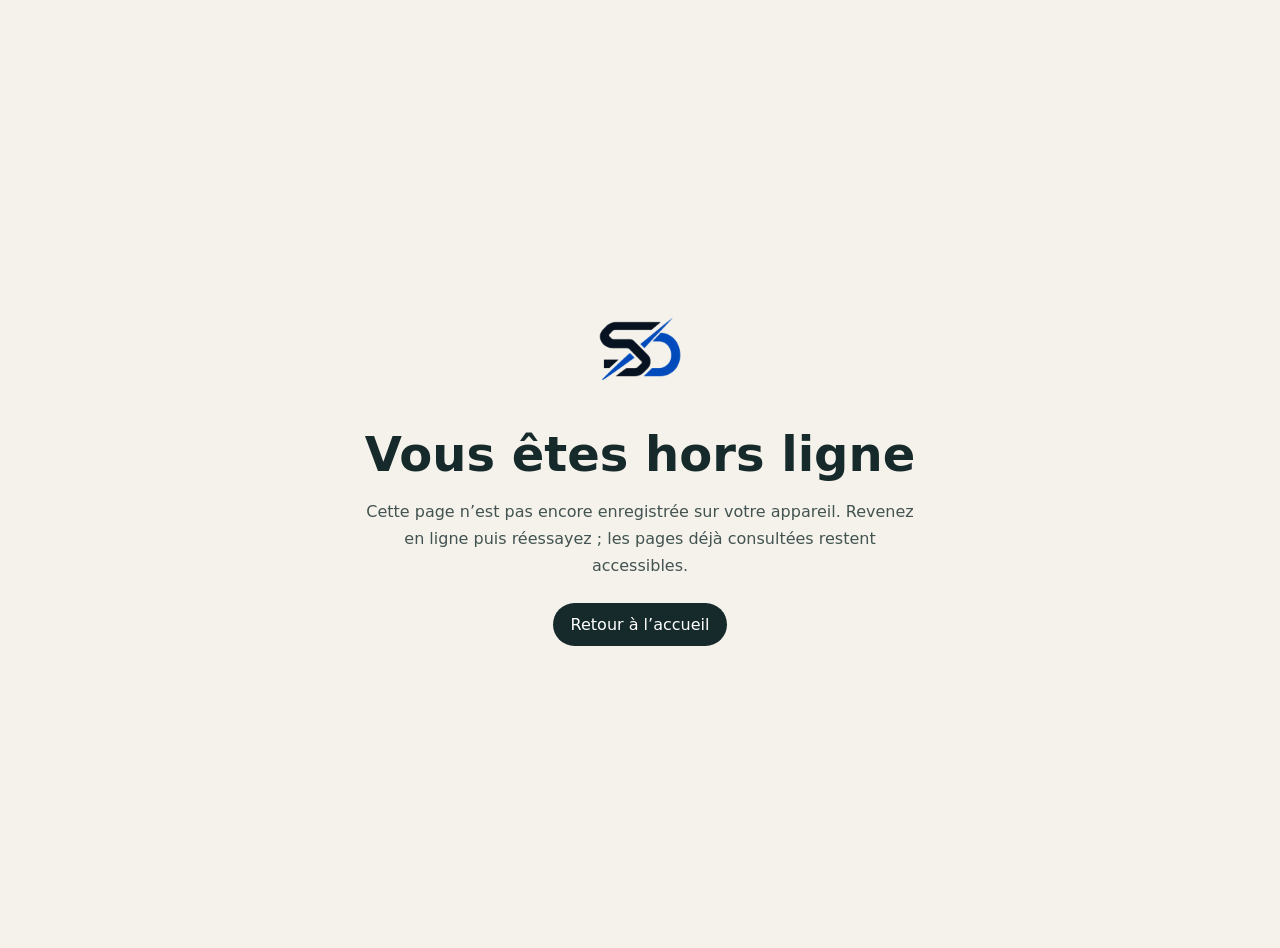
<file: offline.html>
<!doctype html>
<html lang="fr">
<head>
    <meta charset="utf-8">
    <meta name="viewport" content="width=device-width, initial-scale=1">
    <meta name="theme-color" content="#f5f2eb">
    <meta name="referrer" content="strict-origin-when-cross-origin">
    <meta name="robots" content="noindex, nofollow">
    <link rel="icon" type="image/png" href="./assettes/sdbsn.png">
    <link rel="apple-touch-icon" href="./assettes/apple-touch-icon.png">
    <link rel="stylesheet" href="./pwa.css">
    <title>Hors ligne — SDBSNX</title>
    <style>
        :root { color-scheme: light; font-family: system-ui, sans-serif; color: #172a2b; background: #f5f2eb; }
        body { display: grid; min-height: 100vh; margin: 0; padding: 24px; place-items: center; }
        main { width: min(100%, 560px); text-align: center; }
        img { width: 96px; height: 96px; margin: 0 auto 24px; border-radius: 50%; }
        h1 { margin: 0 0 12px; font-size: clamp(2rem, 8vw, 3rem); }
        p { color: #425351; line-height: 1.7; }
        a { display: inline-block; margin-top: 8px; border-radius: 999px; padding: 12px 18px; background: #172a2b; color: white; text-decoration: none; }
        a:focus-visible { outline: 3px solid #1557cc; outline-offset: 3px; }
    </style>
</head>
<body>
    <main>
        <img src="./assettes/sdbsn.png" alt="">
        <h1>Vous êtes hors ligne</h1>
        <p>Cette page n’est pas encore enregistrée sur votre appareil. Revenez en ligne puis réessayez ; les pages déjà consultées restent accessibles.</p>
        <a href="./index.htm">Retour à l’accueil</a>
    </main>
    <script src="./pwa.js"></script>
</body>
</html>
</file>
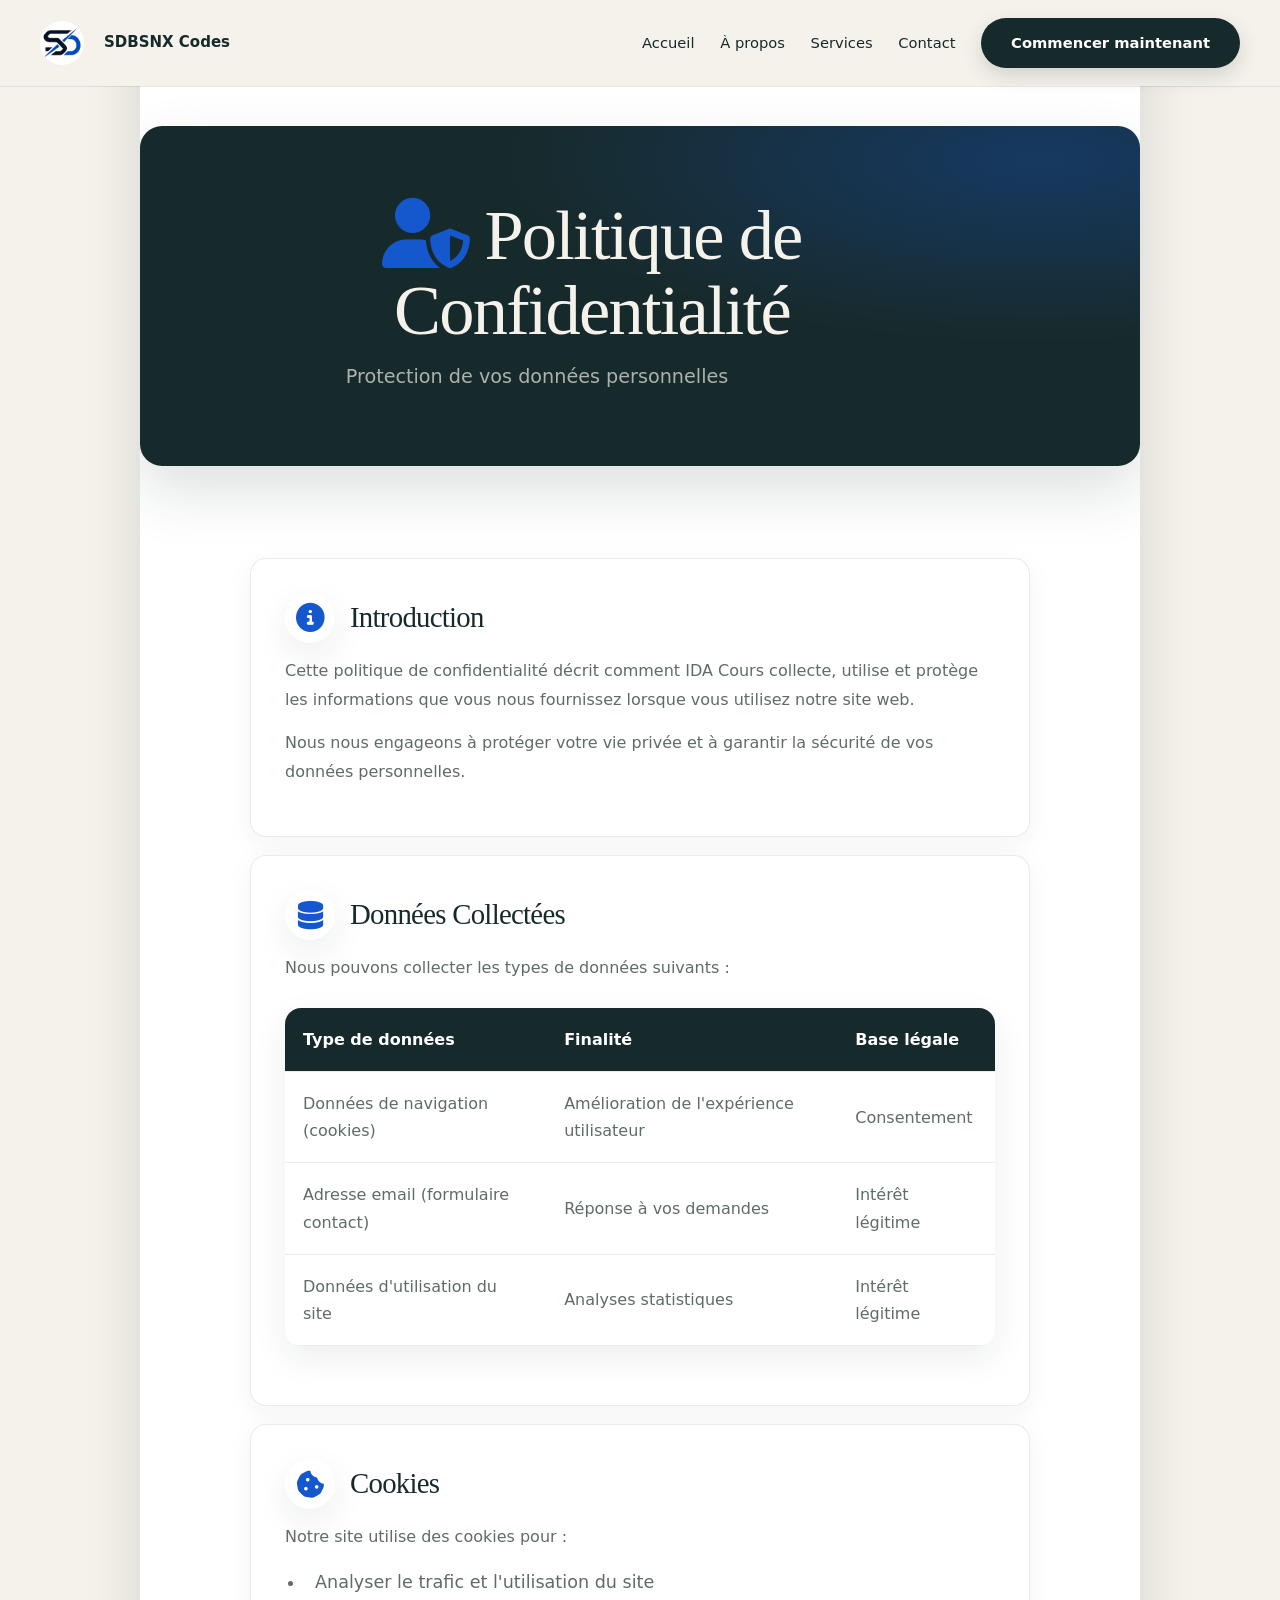
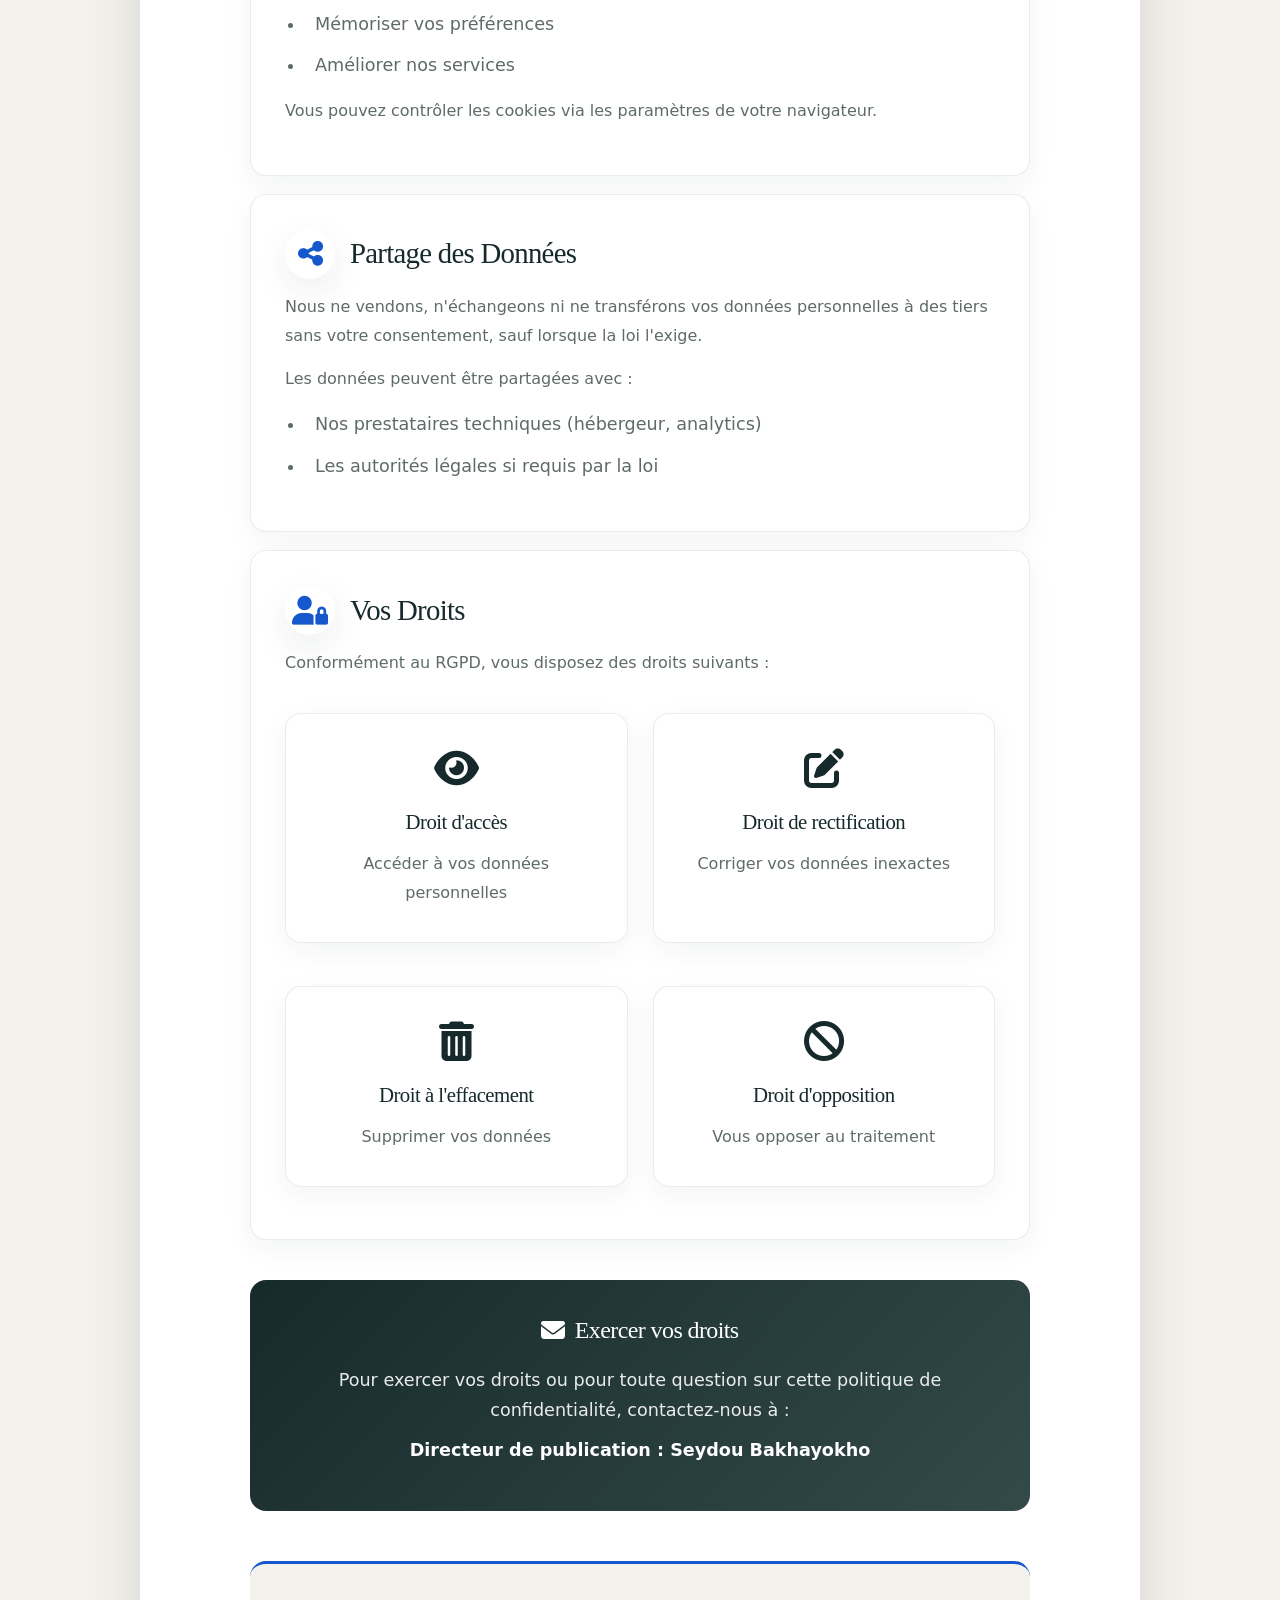
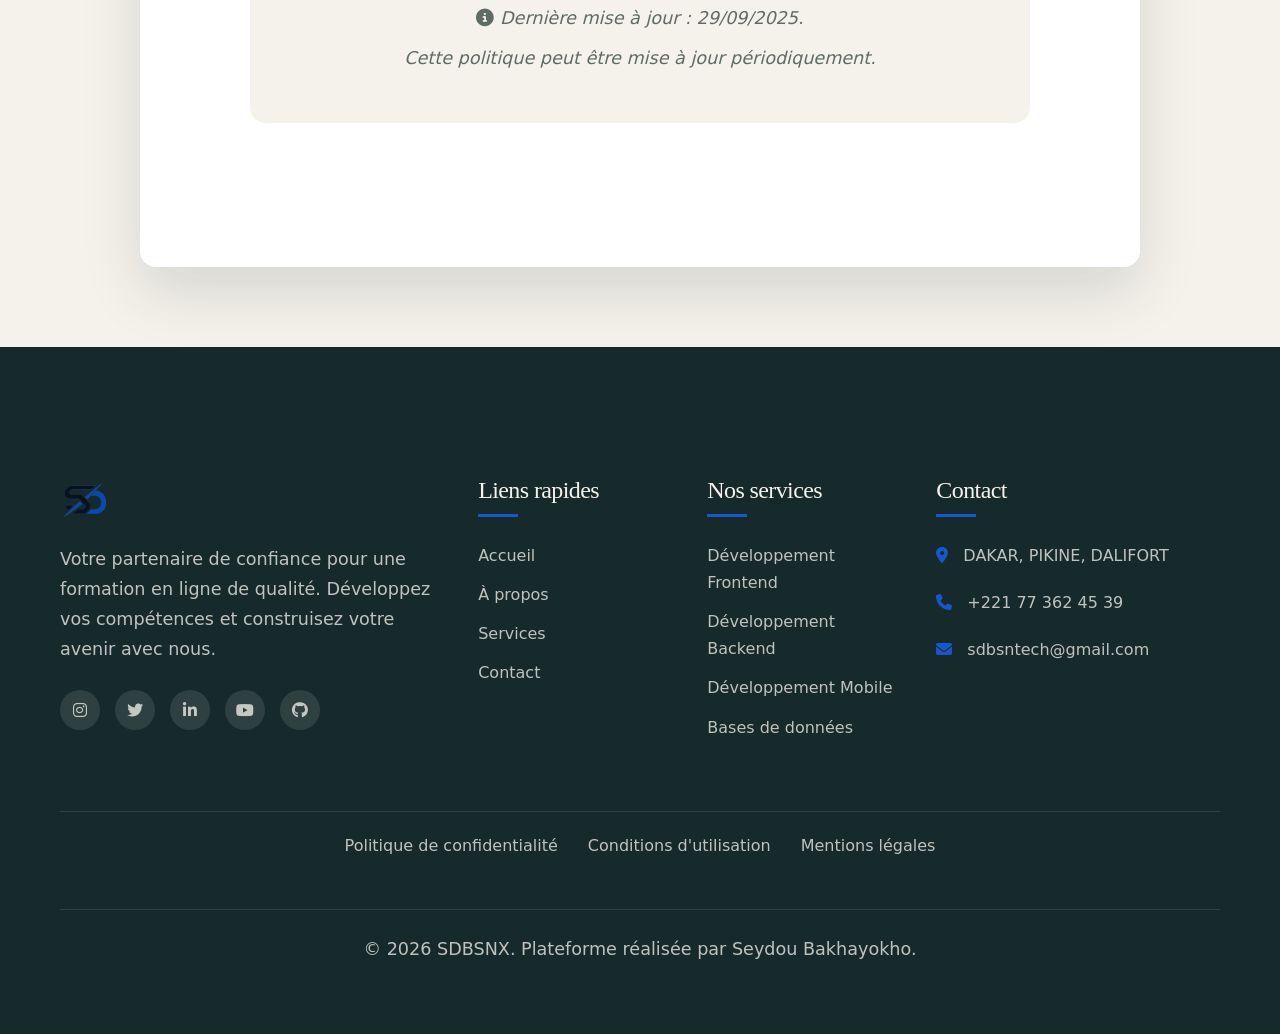
<file: plitiquedeconfi.html>
<!DOCTYPE html>
<html lang="fr">
<head>
    <meta name="google-site-verification" content="7OCwSNaLeEeHm82sAVrKzi0jWCevcYh-05eiK_bEDfg" />
    <meta charset="UTF-8">
    <meta name="viewport" content="width=device-width, initial-scale=1.0">
    <meta name="referrer" content="strict-origin-when-cross-origin">
    <meta name="theme-color" content="#f5f2eb">
    <meta http-equiv="Content-Security-Policy" content="default-src 'self'; base-uri 'self'; object-src 'none'; form-action 'self' https://formspree.io; upgrade-insecure-requests; img-src 'self' data: https:; style-src 'self' 'unsafe-inline' https://fonts.googleapis.com https://cdnjs.cloudflare.com; font-src 'self' data: https://fonts.gstatic.com https://cdnjs.cloudflare.com; script-src 'self' 'unsafe-inline'; connect-src 'self' https://formspree.io">
     <!--ajout de la balise meta de google-->
    <meta name="google-site-verification" content="cZZ4txGqafQCMCiIPdLiPmS_y7ndRMi0q3yXufSkchE" />
     <meta name="description" content="Découvrez comment SDBSNX utilise les informations envoyées via le formulaire de contact, gère les cookies et protège les données des visiteurs du site.">
     <meta name="robots" content="index, follow, max-image-preview:large, max-snippet:-1, max-video-preview:-1">
     <link rel="canonical" href="https://ida-cours.netlify.app/plitiquedeconfi.html">
     <meta property="og:type" content="website">
     <meta property="og:url" content="https://ida-cours.netlify.app/plitiquedeconfi.html">
     <meta property="og:site_name" content="SDBSNX Codes">
     <meta property="og:locale" content="fr_SN">
     <meta property="og:title" content="Politique de confidentialité SDBSNX | Données et droits">
     <meta property="og:description" content="Découvrez comment SDBSNX utilise les informations envoyées via le formulaire de contact, gère les cookies et protège les données des visiteurs du site.">
     <meta property="og:image" content="https://ida-cours.netlify.app/assettes/sdbsnx-social.png">
     <meta property="og:image:width" content="1200">
     <meta property="og:image:height" content="630">
     <meta property="og:image:alt" content="Logo SDBSNX — Code, Tech, Impact">
     <meta name="twitter:card" content="summary_large_image">
     <meta name="twitter:title" content="Politique de confidentialité SDBSNX | Données et droits">
     <meta name="twitter:description" content="Découvrez comment SDBSNX utilise les informations envoyées via le formulaire de contact, gère les cookies et protège les données des visiteurs du site.">
     <meta name="twitter:image" content="https://ida-cours.netlify.app/assettes/sdbsnx-social.png">
     <title>Politique de confidentialité SDBSNX | Données et droits</title>
     <script type="application/ld+json">
     {
       "@context": "https://schema.org",
       "@type": "WebPage",
       "@id": "https://ida-cours.netlify.app/plitiquedeconfi.html#webpage",
       "url": "https://ida-cours.netlify.app/plitiquedeconfi.html",
       "name": "Politique de confidentialité SDBSNX",
       "description": "Découvrez comment SDBSNX utilise les informations envoyées via le formulaire de contact, gère les cookies et protège les données des visiteurs du site.",
       "inLanguage": "fr-SN",
       "isPartOf": { "@id": "https://ida-cours.netlify.app/index.htm#website" },
       "publisher": { "@id": "https://ida-cours.netlify.app/index.htm#organization" }
     }
     </script>
    <link rel="stylesheet" href="https://cdnjs.cloudflare.com/ajax/libs/font-awesome/6.4.0/css/all.min.css">
    <link rel="preconnect" href="https://fonts.googleapis.com">
    <link rel="preconnect" href="https://fonts.gstatic.com" crossorigin>
    <link href="https://fonts.googleapis.com/css2?family=DM+Sans:wght@400;500;600;700&family=DM+Serif+Display&display=swap" rel="stylesheet">
    <link rel="manifest" href="manifest.webmanifest">
    <link rel="icon" type="image/png" href="assettes/sdbsn.png">
     <link rel="apple-touch-icon" href="assettes/apple-touch-icon.png">
    <link rel="stylesheet" href="pwa.css">
    <style>
        /* ===== VARIABLES ET RESET ===== */
        :root {
            --primary: #10223d;
            --primary-light: #1557cc;
            --primary-dark: #09172b;
            --secondary: #1557cc;
            --accent: #d99447;
            --text: #1A1A2E;
            --text-light: #6C757D;
            --light: #F8F9FA;
            --white: #FFFFFF;
            --gradient: linear-gradient(135deg, var(--primary) 0%, var(--primary-light) 100%);
            --gradient-secondary: linear-gradient(135deg, var(--secondary) 0%, blue 100%);
            --shadow: 0 10px 30px rgba(0, 0, 0, 0.08);
            --shadow-lg: 0 25px 50px rgba(0, 0, 0, 0.15);
            --radius: 12px;
            --transition: all 0.4s cubic-bezier(0.175, 0.885, 0.32, 1.275);
        }

        * {
            margin: 0;
            padding: 0;
            box-sizing: border-box;
        }

        html {
            scroll-behavior: smooth;
            font-size: 16px;
        }

        body {
            font-family: 'Montserrat', sans-serif;
            line-height: 1.7;
            color: var(--text);
            background-color: var(--light);
            overflow-x: hidden;
        }

        h1, h2, h3, h4, h5 {
            font-family: 'Playfair Display', serif;
            font-weight: 700;
            line-height: 1.3;
            margin-bottom: 1rem;
        }

        h1 {
            font-size: 3rem;
        }

        h2 {
            font-size: 2.2rem;
        }

        h3 {
            font-size: 1.5rem;
        }

        p {
            margin-bottom: 1.5rem;
            color: var(--text-light);
            font-size: 1.1rem;
        }

        a {
            text-decoration: none;
            color: inherit;
            transition: var(--transition);
        }

        ul {
            list-style: none;
        }

        img {
            max-width: 100%;
            height: auto;
            display: block;
        }

        .container {
            width: 100%;
            max-width: 1200px;
            margin: 0 auto;
            padding: 0 20px;
        }

        section {
            padding: 100px 0;
            position: relative;
        }

        /* ===== HEADER ===== */
        header {
            position: fixed;
            top: 0;
            left: 0;
            width: 100%;
            z-index: 1000;
            background: rgba(255, 255, 255, 0.95);
            backdrop-filter: blur(10px);
            box-shadow: 0 5px 20px rgba(0, 0, 0, 0.05);
            transition: var(--transition);
        }

        header.scrolled {
            padding: 10px 0;
            background: rgba(255, 255, 255, 0.98);
        }

        .header-container {
            display: flex;
            justify-content: space-between;
            align-items: center;
            padding: 20px 0;
            transition: var(--transition);
        }

        .logo {
            display: flex;
            align-items: center;
        }

        .logo img {
            height: 50px;
            transition: var(--transition);
        }

        header.scrolled .logo img {
            height: 40px;
        }

        .logo-text {
            font-family: 'Playfair Display', serif;
            font-weight: 700;
            font-size: 1.5rem;
            margin-left: 10px;
            color: var(--primary);
        }

        .nav-menu {
            display: flex;
            align-items: center;
        }

        .nav-list {
            display: flex;
            gap: 30px;
        }

        .nav-link {
            font-weight: 500;
            position: relative;
            padding: 5px 0;
        }

        .nav-link::after {
            content: '';
            position: absolute;
            bottom: 0;
            left: 0;
            width: 0;
            height: 2px;
            background: var(--secondary);
            transition: var(--transition);
        }

        .nav-link:hover::after,
        .nav-link.active::after {
            width: 100%;
        }

        .nav-cta {
            margin-left: 30px;
        }

        .btn {
            display: inline-block;
            padding: 12px 30px;
            border-radius: 50px;
            font-weight: 600;
            text-align: center;
            cursor: pointer;
            transition: var(--transition);
            border: none;
            font-family: 'Montserrat', sans-serif;
            font-size: 1rem;
        }

        .btn-primary {
            background: var(--gradient);
            color: var(--white);
            box-shadow: 0 5px 15px rgba(10, 36, 99, 0.3);
        }

        .btn-primary:hover {
            transform: translateY(-3px);
            box-shadow: 0 10px 25px rgba(10, 36, 99, 0.4);
        }

        .mobile-toggle {
            display: none;
            font-size: 1.5rem;
            cursor: pointer;
            color: var(--primary);
        }

        /* ===== POLITIQUE DE CONFIDENTIALITÉ ===== */
        .privacy-container {
            max-width: 1000px;
            margin: 120px auto 40px;
            background: var(--white);
            border-radius: var(--radius);
            box-shadow: var(--shadow-lg);
            overflow: hidden;
            animation: fadeInUp 0.8s ease-out;
        }

        .privacy-header {
            background: var(--gradient);
            color: var(--white);
            padding: 60px 40px;
            text-align: center;
            position: relative;
            overflow: hidden;
        }

        .privacy-header::before {
            content: '';
            position: absolute;
            top: 0;
            left: 0;
            width: 100%;
            height: 100%;
            background: url('https://images.unsplash.com/photo-1556075798-4825dfaaf498?ixlib=rb-4.0.3&ixid=M3wxMjA3fDB8MHxwaG90by1wYWdlfHx8fGVufDB8fHx8fA%3D%3D&auto=format&fit=crop&w=2076&q=80') no-repeat center center/cover;
            opacity: 0.1;
        }

        .privacy-header h1 {
            font-size: 3.5rem;
            margin-bottom: 15px;
            position: relative;
            z-index: 1;
        }

        .privacy-header p {
            font-size: 1.2rem;
            opacity: 0.9;
            color: rgba(255, 255, 255, 0.9);
            position: relative;
            z-index: 1;
        }

        .privacy-content {
            padding: 60px;
        }

        .privacy-section {
            margin-bottom: 40px;
            padding: 40px;
            border-radius: var(--radius);
            background: var(--light);
            border-left: 5px solid var(--primary);
            transition: var(--transition);
            animation: fadeInUp 0.6s ease-out;
        }

        .privacy-section:nth-child(2) { animation-delay: 0.1s; }
        .privacy-section:nth-child(3) { animation-delay: 0.2s; }
        .privacy-section:nth-child(4) { animation-delay: 0.3s; }
        .privacy-section:nth-child(5) { animation-delay: 0.4s; }

        .privacy-section:hover {
            transform: translateY(-5px);
            box-shadow: var(--shadow);
        }

        .privacy-section h2 {
            color: var(--text);
            margin-bottom: 25px;
            font-size: 1.8rem;
            display: flex;
            align-items: center;
            gap: 15px;
        }

        .privacy-section h2 i {
            color: var(--primary);
            width: 50px;
            height: 50px;
            background: var(--white);
            border-radius: 50%;
            display: flex;
            justify-content: center;
            align-items: center;
            box-shadow: var(--shadow);
        }

        .privacy-section p, .privacy-section ul {
            margin-bottom: 15px;
            color: var(--text-light);
            font-size: 1.1rem;
            line-height: 1.8;
        }

        .privacy-section ul {
            padding-left: 20px;
            list-style-type: disc;
        }

        .privacy-section li {
            margin-bottom: 10px;
            padding-left: 10px;
        }

        .data-table {
            width: 100%;
            border-collapse: collapse;
            margin: 25px 0;
            background: var(--white);
            border-radius: var(--radius);
            overflow: hidden;
            box-shadow: var(--shadow);
        }

        .data-table th, .data-table td {
            padding: 18px;
            text-align: left;
            border-bottom: 1px solid #e9ecef;
        }

        .data-table th {
            background: var(--primary);
            color: var(--white);
            font-weight: 600;
            font-size: 1rem;
        }

        .data-table tr:hover {
            background: var(--light);
        }

        .data-table td {
            color: var(--text-light);
        }

        .rights-grid {
            display: grid;
            grid-template-columns: repeat(auto-fit, minmax(280px, 1fr));
            gap: 25px;
            margin-top: 35px;
        }

        .right-card {
            background: var(--white);
            padding: 30px;
            border-radius: var(--radius);
            border: 2px solid #e9ecef;
            transition: var(--transition);
            text-align: center;
        }

        .right-card:hover {
            border-color: var(--primary);
            transform: translateY(-5px);
            box-shadow: var(--shadow);
        }

        .right-card i {
            font-size: 2.5rem;
            color: var(--primary);
            margin-bottom: 20px;
        }

        .right-card h3 {
            color: var(--primary);
            margin-bottom: 15px;
            font-size: 1.3rem;
        }

        .right-card p {
            color: var(--text-light);
            margin-bottom: 0;
        }

        .contact-info {
            background: var(--gradient);
            color: var(--white);
            padding: 35px;
            border-radius: var(--radius);
            margin-top: 40px;
            text-align: center;
        }

        .contact-info h3 {
            color: var(--white);
            margin-bottom: 20px;
            display: flex;
            align-items: center;
            justify-content: center;
            gap: 10px;
        }

        .contact-info p {
            color: rgba(255, 255, 255, 0.9);
            margin-bottom: 10px;
        }

        .contact-info strong {
            color: var(--white);
        }

        .footer-note {
            text-align: center;
            padding: 40px;
            background: var(--light);
            margin-top: 50px;
            border-radius: var(--radius);
            color: var(--text-light);
            font-style: italic;
            border-top: 3px solid var(--secondary);
        }

        .footer-note p {
            margin-bottom: 10px;
        }

        /* ===== FOOTER ===== */
        footer {
            background: var(--primary-dark);
            color: var(--white);
            position: relative;
            overflow: hidden;
            margin-top: 80px;
        }

        .footer-wave {
            position: absolute;
            top: -50px;
            left: 0;
            width: 100%;
            height: 50px;
            background: url('data:image/svg+xml;utf8,<svg xmlns="http://www.w3.org/2000/svg" viewBox="0 0 1200 120" preserveAspectRatio="none"><path d="M321.39,56.44c58-10.79,114.16-30.13,172-41.86,82.39-16.72,168.19-17.73,250.45-.39C823.78,31,906.67,72,985.66,92.83c70.05,18.48,146.53,26.09,214.34,3V0H0V27.35A600.21,600.21,0,0,0,321.39,56.44Z" fill="%23ffffff"></path></svg>');
            background-size: cover;
        }

        .footer-content {
            padding: 80px 0 40px;
        }

        .footer-grid {
            display: grid;
            grid-template-columns: 2fr 1fr 1fr 1.5fr;
            gap: 40px;
        }

        .footer-logo {
            margin-bottom: 20px;
        }

        .footer-logo img {
            height: 50px;
        }

        .footer-about p {
            color: rgba(255, 255, 255, 0.7);
            margin-bottom: 25px;
        }

        .footer-social {
            display: flex;
            gap: 15px;
        }

        .social-icon {
            width: 40px;
            height: 40px;
            background: rgba(255, 255, 255, 0.1);
            border-radius: 50%;
            display: flex;
            justify-content: center;
            align-items: center;
            transition: var(--transition);
        }

        .social-icon:hover {
            background: var(--secondary);
            transform: translateY(-3px);
        }

        .footer-links h3,
        .footer-contact h3 {
            color: var(--white);
            margin-bottom: 25px;
            position: relative;
            padding-bottom: 10px;
        }

        .footer-links h3::after,
        .footer-contact h3::after {
            content: '';
            position: absolute;
            bottom: 0;
            left: 0;
            width: 40px;
            height: 3px;
            background: var(--secondary);
        }

        .footer-links ul {
            display: flex;
            flex-direction: column;
            gap: 12px;
        }

        .footer-links a {
            color: rgba(255, 255, 255, 0.7);
            transition: var(--transition);
        }

        .footer-links a:hover {
            color: var(--secondary);
            padding-left: 5px;
        }

        .contact-item {
            display: flex;
            align-items: flex-start;
            margin-bottom: 20px;
        }

        .contact-item i {
            color: var(--secondary);
            margin-right: 15px;
            margin-top: 5px;
        }

        .contact-item span {
            color: rgba(255, 255, 255, 0.7);
        }

        .legal-links {
            display: flex;
            justify-content: center;
            gap: 30px;
            margin: 30px 0;
            padding: 20px;
            border-top: 1px solid rgba(255, 255, 255, 0.1);
        }

        .legal-links a {
            color: rgba(255, 255, 255, 0.7);
            transition: var(--transition);
            font-weight: 500;
        }

        .legal-links a:hover {
            color: var(--secondary);
        }

        .footer-bottom {
            text-align: center;
            padding: 25px 0;
            border-top: 1px solid rgba(255, 255, 255, 0.1);
            color: rgba(255, 255, 255, 0.5);
            font-size: 0.9rem;
        }

        /* ===== BACK TO TOP ===== */
        .back-to-top {
            position: fixed;
            bottom: 30px;
            right: 30px;
            width: 50px;
            height: 50px;
            background: var(--gradient);
            color: var(--white);
            border-radius: 50%;
            display: flex;
            justify-content: center;
            align-items: center;
            box-shadow: var(--shadow);
            cursor: pointer;
            opacity: 0;
            visibility: hidden;
            transition: var(--transition);
            z-index: 99;
        }

        .back-to-top.visible {
            opacity: 1;
            visibility: visible;
        }

        .back-to-top:hover {
            transform: translateY(-5px);
        }

        /* ===== ANIMATIONS ===== */
        @keyframes fadeInUp {
            from {
                opacity: 0;
                transform: translateY(30px);
            }
            to {
                opacity: 1;
                transform: translateY(0);
            }
        }

        /* ===== RESPONSIVE STYLES ===== */
        @media (max-width: 1200px) {
            h1 {
                font-size: 2.5rem;
            }
            
            h2 {
                font-size: 2rem;
            }
        }

        @media (max-width: 992px) {
            .footer-grid {
                grid-template-columns: 1fr 1fr;
            }
            
            .mobile-toggle {
                display: block;
            }
            
            .nav-menu {
                position: fixed;
                top: 80px;
                left: -100%;
                width: 80%;
                height: calc(100vh - 80px);
                background: var(--white);
                flex-direction: column;
                align-items: flex-start;
                padding: 40px;
                box-shadow: var(--shadow-lg);
                transition: var(--transition);
            }
            
            .nav-menu.active {
                left: 0;
            }
            
            .nav-list {
                flex-direction: column;
                width: 100%;
                margin-bottom: 30px;
            }
            
            .nav-cta {
                margin-left: 0;
                width: 100%;
            }
            
            .nav-cta .btn {
                width: 100%;
            }
        }

        @media (max-width: 768px) {
            .privacy-content {
                padding: 40px 25px;
            }
            
            .privacy-header {
                padding: 40px 25px;
            }
            
            .privacy-header h1 {
                font-size: 2.5rem;
            }
            
            .privacy-section {
                padding: 30px;
            }
            
            .data-table {
                font-size: 0.9em;
            }
            
            .data-table th, .data-table td {
                padding: 12px 8px;
            }
            
            .rights-grid {
                grid-template-columns: 1fr;
            }
            
            .footer-grid {
                grid-template-columns: 1fr;
            }
            
            .legal-links {
                flex-direction: column;
                gap: 15px;
                text-align: center;
            }
        }

        @media (max-width: 576px) {
            h1 {
                font-size: 2rem;
            }
            
            h2 {
                font-size: 1.8rem;
            }
            
            .privacy-header h1 {
                font-size: 2rem;
            }
            
            .container {
                padding: 0 15px;
            }
            
            .privacy-section {
                padding: 25px 20px;
            }
            
            .data-table {
                display: block;
                overflow-x: auto;
            }
        }
    </style>
    <link rel="stylesheet" href="legal-pages.css">
</head>
<body>
    <!-- Header -->
    <header id="header">
        <div class="container header-container">
            <div class="logo">
                <img src="assettes/sdbsn.png" alt="Logo SDBSNX">
                <span class="logo-text">SDBSNX Codes</span>
            </div>
            
            <button class="mobile-toggle" id="mobileToggle" type="button" aria-expanded="false" aria-controls="navMenu" aria-label="Ouvrir le menu">
                <i class="fas fa-bars"></i>
            </button>
            
            <nav class="nav-menu" id="navMenu">
                <ul class="nav-list">
                    <li><a href="index.htm" class="nav-link">Accueil</a></li>
                    <li><a href="index.htm#about" class="nav-link">À propos</a></li>
                    <li><a href="index.htm#services" class="nav-link">Services</a></li>
                    <li><a href="index.htm#contact" class="nav-link">Contact</a></li>
                </ul>
                <div class="nav-cta">
                    <a href="https://sdbsn-codes.netlify.app/" class="btn btn-primary">Commencer maintenant</a>
                </div>
            </nav>
        </div>
    </header>

    <!-- Politique de Confidentialité -->
    <div class="privacy-container">
        <div class="privacy-header">
            <h1><i class="fas fa-user-shield"></i> Politique de Confidentialité</h1>
            <p>Protection de vos données personnelles</p>
        </div>

        <div class="privacy-content">
            <div class="privacy-section">
                <h2><i class="fas fa-info-circle"></i> Introduction</h2>
                <p>Cette politique de confidentialité décrit comment IDA Cours collecte, utilise et protège les informations que vous nous fournissez lorsque vous utilisez notre site web.</p>
                <p>Nous nous engageons à protéger votre vie privée et à garantir la sécurité de vos données personnelles.</p>
            </div>

            <div class="privacy-section">
                <h2><i class="fas fa-database"></i> Données Collectées</h2>
                <p>Nous pouvons collecter les types de données suivants :</p>
                
                <table class="data-table">
                    <thead>
                        <tr>
                            <th>Type de données</th>
                            <th>Finalité</th>
                            <th>Base légale</th>
                        </tr>
                    </thead>
                    <tbody>
                        <tr>
                            <td>Données de navigation (cookies)</td>
                            <td>Amélioration de l'expérience utilisateur</td>
                            <td>Consentement</td>
                        </tr>
                        <tr>
                            <td>Adresse email (formulaire contact)</td>
                            <td>Réponse à vos demandes</td>
                            <td>Intérêt légitime</td>
                        </tr>
                        <tr>
                            <td>Données d'utilisation du site</td>
                            <td>Analyses statistiques</td>
                            <td>Intérêt légitime</td>
                        </tr>
                    </tbody>
                </table>
            </div>

            <div class="privacy-section">
                <h2><i class="fas fa-cookie-bite"></i> Cookies</h2>
                <p>Notre site utilise des cookies pour :</p>
                <ul>
                    <li>Analyser le trafic et l'utilisation du site</li>
                    <li>Mémoriser vos préférences</li>
                    <li>Améliorer nos services</li>
                </ul>
                <p>Vous pouvez contrôler les cookies via les paramètres de votre navigateur.</p>
            </div>

            <div class="privacy-section">
                <h2><i class="fas fa-share-alt"></i> Partage des Données</h2>
                <p>Nous ne vendons, n'échangeons ni ne transférons vos données personnelles à des tiers sans votre consentement, sauf lorsque la loi l'exige.</p>
                <p>Les données peuvent être partagées avec :</p>
                <ul>
                    <li>Nos prestataires techniques (hébergeur, analytics)</li>
                    <li>Les autorités légales si requis par la loi</li>
                </ul>
            </div>

            <div class="privacy-section">
                <h2><i class="fas fa-user-lock"></i> Vos Droits</h2>
                <p>Conformément au RGPD, vous disposez des droits suivants :</p>
                
                <div class="rights-grid">
                    <div class="right-card">
                        <i class="fas fa-eye"></i>
                        <h3>Droit d'accès</h3>
                        <p>Accéder à vos données personnelles</p>
                    </div>
                    <div class="right-card">
                        <i class="fas fa-edit"></i>
                        <h3>Droit de rectification</h3>
                        <p>Corriger vos données inexactes</p>
                    </div>
                    <div class="right-card">
                        <i class="fas fa-trash-alt"></i>
                        <h3>Droit à l'effacement</h3>
                        <p>Supprimer vos données</p>
                    </div>
                    <div class="right-card">
                        <i class="fas fa-ban"></i>
                        <h3>Droit d'opposition</h3>
                        <p>Vous opposer au traitement</p>
                    </div>
                </div>
            </div>

            <div class="contact-info">
                <h3><i class="fas fa-envelope"></i> Exercer vos droits</h3>
                <p>Pour exercer vos droits ou pour toute question sur cette politique de confidentialité, contactez-nous à :</p>
                <p><strong>Directeur de publication : Seydou Bakhayokho</strong></p>
            </div>

            <div class="footer-note">
                <p><i class="fas fa-info-circle"></i> Dernière mise à jour : 29/09/2025.</p>
                <p>Cette politique peut être mise à jour périodiquement.</p>
            </div>
        </div>
    </div>

    <!-- Footer -->
    <footer class="modern-footer">
        <div class="footer-wave"></div>
        <div class="container">
            <div class="footer-content">
                <div class="footer-grid">
                    <div class="footer-about">
                        <div class="footer-logo">
                            <img src="assettes/sdbsn.png" alt="Logo SDBSNX">
                        </div>
                        <p>Votre partenaire de confiance pour une formation en ligne de qualité. Développez vos compétences et construisez votre avenir avec nous.</p>
                        <div class="footer-social">
                            <a href="https://www.instagram.com/princeseydoubhk" class="social-icon" target="_blank" aria-label="Instagram">
                                <i class="fab fa-instagram"></i>
                            </a>
                            <a href="https://twitter.com/Sdbsntech" class="social-icon" target="_blank" aria-label="Twitter">
                                <i class="fab fa-twitter"></i>
                            </a>
                            <a href="https://www.linkedin.com/in/seydou-bakhayokho-864070343" class="social-icon" target="_blank" aria-label="LinkedIn">
                                <i class="fab fa-linkedin-in"></i>
                            </a>
                            <a href="https://www.youtube.com/channel/UCCZJBOaAPdAoTiD-iJ2ftkg" class="social-icon" target="_blank" aria-label="YouTube">
                                <i class="fab fa-youtube"></i>
                            </a>
                            <a href="https://github.com/Sdbsntech" class="social-icon" target="_blank" aria-label="GitHub">
                                <i class="fab fa-github"></i>
                            </a>
                        </div>
                    </div>
                    
                    <div class="footer-links">
                        <h3>Liens rapides</h3>
                        <ul>
                            <li><a href="index.htm">Accueil</a></li>
                            <li><a href="index.htm#about">À propos</a></li>
                            <li><a href="index.htm#services">Services</a></li>
                            <li><a href="index.htm#contact">Contact</a></li>
                        </ul>
                    </div>
                    
                    <div class="footer-links">
                        <h3>Nos services</h3>
                        <ul>
                            <li><a href="index.htm#services">Développement Frontend</a></li>
                            <li><a href="index.htm#services">Développement Backend</a></li>
                            <li><a href="index.htm#services">Développement Mobile</a></li>
                            <li><a href="index.htm#services">Bases de données</a></li>
                        </ul>
                    </div>
                    
                    <div class="footer-contact">
                        <h3>Contact</h3>
                        <div class="contact-item">
                            <i class="fas fa-map-marker-alt"></i>
                            <span>DAKAR, PIKINE, DALIFORT</span>
                        </div>
                        <div class="contact-item">
                            <i class="fas fa-phone"></i>
                            <span>+221 77 362 45 39</span>
                        </div>
                        <div class="contact-item">
                            <i class="fas fa-envelope"></i>
                            <span>sdbsntech@gmail.com</span>
                        </div>
                    </div>
                </div>
            </div>
            
            <div class="legal-links">
                <a href="plitiquedeconfi.html">Politique de confidentialité</a>
                <a href="condiotion.htm">Conditions d'utilisation</a>
                <a href="mention_legale.html">Mentions légales</a>
            </div>
            
            <div class="footer-bottom">
                <p>&copy; 2026 SDBSNX. Plateforme réalisée par Seydou Bakhayokho.</p>
            </div>
        </div>
    </footer>

    <!-- Back to Top -->
    <div class="back-to-top" id="backToTop">
        <i class="fas fa-chevron-up"></i>
    </div>

    <script>
        // Header scroll effect
        window.addEventListener('scroll', function() {
            const header = document.getElementById('header');
            if (window.scrollY > 100) {
                header.classList.add('scrolled');
            } else {
                header.classList.remove('scrolled');
            }
            
            // Back to top button
            const backToTop = document.getElementById('backToTop');
            if (window.scrollY > 500) {
                backToTop.classList.add('visible');
            } else {
                backToTop.classList.remove('visible');
            }
        });

        // Mobile menu toggle
        const mobileToggle = document.getElementById('mobileToggle');
        const navMenu = document.getElementById('navMenu');
        
        mobileToggle.addEventListener('click', function() {
            navMenu.classList.toggle('active');
            mobileToggle.innerHTML = navMenu.classList.contains('active') ? 
                '<i class="fas fa-times"></i>' : '<i class="fas fa-bars"></i>';
        });

        // Close mobile menu when clicking on a link
        const navLinks = document.querySelectorAll('.nav-link');
        navLinks.forEach(link => {
            link.addEventListener('click', function() {
                navMenu.classList.remove('active');
                mobileToggle.innerHTML = '<i class="fas fa-bars"></i>';
            });
        });

        // Back to top
        const backToTop = document.getElementById('backToTop');
        backToTop.addEventListener('click', function() {
            window.scrollTo({
                top: 0,
                behavior: 'smooth'
            });
        });

        // Animation au scroll
        const observerOptions = {
            threshold: 0.1,
            rootMargin: '0px 0px -50px 0px'
        };

        const observer = new IntersectionObserver((entries) => {
            entries.forEach(entry => {
                if (entry.isIntersecting) {
                    entry.target.style.opacity = '1';
                    entry.target.style.transform = 'translateY(0)';
                }
            });
        }, observerOptions);

        // Observer toutes les sections
        document.querySelectorAll('.privacy-section, .right-card').forEach(element => {
            element.style.opacity = '0';
            element.style.transform = 'translateY(30px)';
            element.style.transition = 'opacity 0.6s ease, transform 0.6s ease';
            observer.observe(element);
        });
    </script>

<script src="pwa.js" defer></script>
</body>
</html>
</file>
<file: pwa.css>
.pwa-install-button {
    position: fixed;
    z-index: 1000;
    right: max(18px, env(safe-area-inset-right));
    bottom: max(18px, env(safe-area-inset-bottom));
    border: 0;
    border-radius: 999px;
    padding: 13px 18px;
    background: #172a2b;
    color: #fff;
    box-shadow: 0 10px 30px rgb(23 42 43 / 24%);
    font: 600 14px/1.2 system-ui, sans-serif;
    cursor: pointer;
}

.pwa-install-button:hover {
    background: #1557cc;
}

.pwa-install-button:focus-visible {
    outline: 3px solid #e97853;
    outline-offset: 3px;
}

.pwa-install-button:disabled {
    cursor: wait;
    opacity: .7;
}

.mobile-toggle {
    appearance: none;
    border: 0;
    background: transparent;
    padding: 8px;
}

.mobile-toggle:focus-visible {
    outline: 3px solid #1557cc;
    outline-offset: 3px;
}

.pwa-install-button[hidden],
.pwa-network-status[hidden] {
    display: none;
}

.pwa-network-status {
    position: fixed;
    z-index: 1001;
    right: 16px;
    bottom: max(76px, calc(env(safe-area-inset-bottom) + 68px));
    left: 16px;
    max-width: 520px;
    margin: 0 auto;
    border: 1px solid #d8d4c9;
    border-radius: 12px;
    padding: 12px 16px;
    background: #fff;
    color: #172a2b;
    box-shadow: 0 8px 24px rgb(23 42 43 / 12%);
    font: 500 14px/1.5 system-ui, sans-serif;
}
</file>
<file: legal-pages.css>
:root {
    --primary: #172a2b;
    --primary-light: #334a48;
    --primary-dark: #102021;
    --secondary: #1557cc;
    --accent: #e97853;
    --text: #172a2b;
    --text-light: #5f6c66;
    --light: #f5f2eb;
    --white: #fff;
    --gradient: linear-gradient(135deg, #172a2b, #334a48);
    --gradient-secondary: linear-gradient(135deg, #d7e5ff, #f5f2eb);
    --shadow: 0 12px 34px rgb(23 42 43 / 8%);
    --shadow-lg: 0 25px 60px rgb(23 42 43 / 14%);
    --radius: 16px;
    --transition: 180ms ease;
}

html { scroll-padding-top: 100px; }
body {
    background: var(--light);
    color: var(--text);
    font-family: "DM Sans", system-ui, sans-serif;
}

h1, h2, h3, h4, h5 {
    color: var(--text);
    font-family: "DM Serif Display", Georgia, serif;
    font-weight: 400;
    letter-spacing: -.025em;
}

p { color: var(--text-light); }
a { transition: color 180ms ease, background-color 180ms ease, transform 180ms ease; }
a:focus-visible, button:focus-visible {
    outline: 3px solid var(--secondary);
    outline-offset: 3px;
}

header {
    background: rgb(245 242 235 / 96%);
    box-shadow: 0 1px 0 rgb(23 42 43 / 10%);
    backdrop-filter: blur(14px);
}

.header-container {
    width: min(1240px, calc(100% - 48px));
    min-height: 86px;
    margin: 0 auto;
    padding: 14px 0;
}

.logo { gap: 10px; }
.logo img {
    width: 44px;
    height: 44px;
    border-radius: 50%;
    background: #fff;
    object-fit: contain;
}
.logo-text {
    color: var(--text);
    font-family: "DM Sans", system-ui, sans-serif;
    font-size: 15px;
    font-weight: 700;
}
.nav-list { gap: clamp(14px, 2vw, 28px); }
.nav-link { color: var(--text); font-size: .92rem; }
.nav-link::after { background: var(--secondary); }
.nav-cta { margin-left: clamp(14px, 2vw, 28px); }
.btn {
    border-radius: 999px;
    font-family: "DM Sans", system-ui, sans-serif;
    font-size: .92rem;
    transition: transform 180ms ease, box-shadow 180ms ease;
}
.btn-primary {
    background: var(--primary);
    box-shadow: 0 8px 20px rgb(23 42 43 / 16%);
}
.btn-primary:hover { background: #334a48; }
.mobile-toggle {
    border: 0;
    background: transparent;
    color: var(--primary);
}

.legal-container, .terms-container, .privacy-container {
    width: min(1080px, calc(100% - 48px));
    margin: 0 auto;
    padding: 126px 0 84px;
}

.legal-header, .terms-header, .privacy-header {
    position: relative;
    overflow: hidden;
    border-radius: 22px;
    padding: clamp(34px, 7vw, 72px);
    background:
        radial-gradient(ellipse at 90% 10%, rgb(21 87 204 / 34%), transparent 42%),
        #172a2b;
    color: #f5f2eb;
    box-shadow: var(--shadow-lg);
}

.legal-header h1, .terms-header h1, .privacy-header h1 {
    max-width: 760px;
    margin: 0 0 14px;
    color: #f5f2eb;
    font-size: clamp(2.4rem, 6vw, 4.4rem);
    line-height: 1.06;
}
.legal-header p, .terms-header p, .privacy-header p {
    max-width: 650px;
    margin: 0;
    color: rgb(245 242 235 / 75%);
}

.legal-content, .terms-content, .privacy-content {
    width: min(900px, 100%);
    margin: 32px auto 0;
}

.legal-section, .terms-section, .privacy-section, .right-card,
.info-card, .rule-card, .warning-box {
    border: 1px solid rgb(23 42 43 / 9%);
    border-radius: 16px;
    padding: clamp(22px, 4vw, 34px);
    background: #fff;
    box-shadow: 0 8px 28px rgb(23 42 43 / 5%);
}

.legal-section, .terms-section, .privacy-section, .right-card, .rule-card {
    margin-bottom: 18px;
}

.legal-section h2, .terms-section h2, .privacy-section h2,
.right-card h2, .info-card h3, .rule-card h3 {
    margin-bottom: 14px;
    color: var(--primary);
}

.legal-section h2 i, .terms-section h2 i, .privacy-section h2 i,
.legal-header h1 i, .terms-header h1 i, .privacy-header h1 i {
    color: var(--secondary);
}

.legal-section p, .terms-section p, .privacy-section p,
.right-card p, .info-card p, .rule-card p {
    font-size: 1rem;
    line-height: 1.8;
}

.legal-section a, .terms-section a, .privacy-section a {
    color: #6240b2;
    text-decoration: underline;
    text-underline-offset: 3px;
}

.modern-footer {
    padding: 48px 0 20px;
    background: #172a2b;
    color: #f5f2eb;
}
.modern-footer h2, .modern-footer h3, .modern-footer .footer-logo {
    color: #f5f2eb;
}
.modern-footer p, .modern-footer span, .modern-footer a {
    color: rgb(245 242 235 / 76%);
}
.modern-footer a:hover { color: #d7e5ff; }
.legal-links a { color: rgb(245 242 235 / 76%); }

.pwa-install-button, .pwa-network-status { font-family: "DM Sans", system-ui, sans-serif; }

@media (max-width: 760px) {
    .header-container {
        width: calc(100% - 36px);
        min-height: 76px;
    }
    .nav-menu {
        background: #f5f2eb;
        box-shadow: 0 18px 40px rgb(23 42 43 / 12%);
    }
    .nav-list { gap: 18px; }
    .nav-cta { margin: 8px 0 0; }
    .legal-container, .terms-container, .privacy-container {
        width: calc(100% - 32px);
        padding-top: 100px;
        padding-bottom: 52px;
    }
    .legal-header, .terms-header, .privacy-header { border-radius: 16px; }
    .legal-content, .terms-content, .privacy-content { margin-top: 20px; }
    .legal-section, .terms-section, .privacy-section, .right-card,
    .info-card, .rule-card, .warning-box { border-radius: 13px; }
    .modern-footer { padding-top: 38px; }
}

@media (prefers-reduced-motion: reduce) {
    *, *::before, *::after {
        scroll-behavior: auto !important;
        animation-duration: .01ms !important;
        animation-iteration-count: 1 !important;
        transition-duration: .01ms !important;
    }
}
</file>
